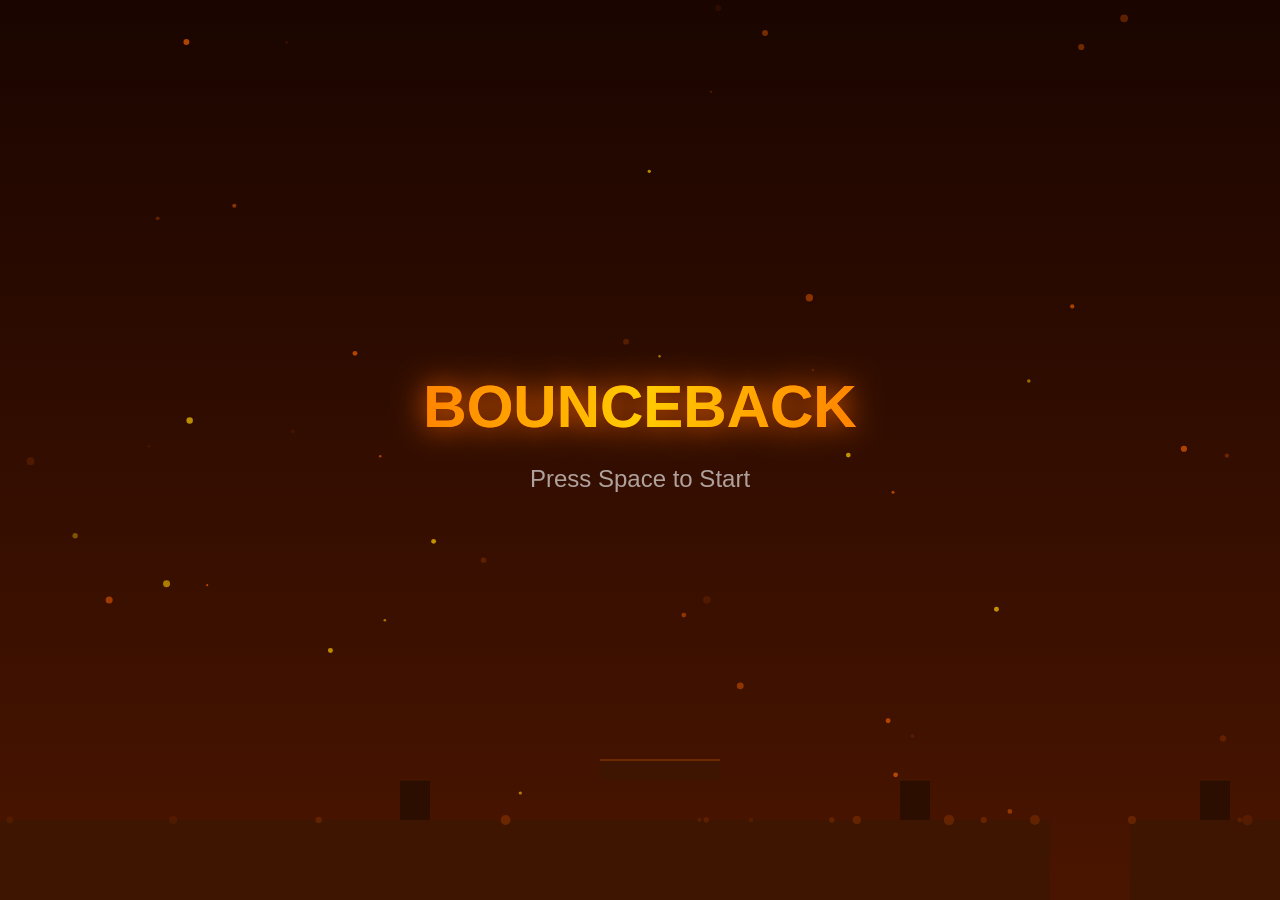
<file: bounceback/index.html>
<!DOCTYPE html>
<html>
<head>
  <meta charset="UTF-8">
  <title>Bounceback</title>
  <style>
    * { margin: 0; padding: 0; box-sizing: border-box; }
    body { background: #000; overflow: hidden; }
    canvas { display: block; }
  </style>
</head>
<body>
  <canvas id="gameCanvas"></canvas>
  <script>
// =============================================================================
// 1. CORE ENGINE
// =============================================================================

var canvas = document.getElementById('gameCanvas');
var ctx = canvas.getContext('2d');

canvas.width = window.innerWidth;
canvas.height = window.innerHeight;

const CONFIG = {
  CANVAS_WIDTH:    window.innerWidth,
  CANVAS_HEIGHT:   window.innerHeight,
  GRAVITY:         0.35,
  GROUND_Y:        window.innerHeight - 80,
  PLAYER_RADIUS:   20,
  PLAYER_SPEED:    4,
  JUMP_FORCE:      -11,
  // The shield has NO duration of its own -- hold space and it stays up.
  // A hammer is the only thing that takes it away, and this is how long for.
  SHIELD_LOCKOUT: 180,   // 3 seconds
  LEVEL_LENGTH:    8000,
  CAMERA_OFFSET_X: 200,
  COLORS: {
    FIRE_BG_TOP:    '#1a0500',
    FIRE_BG_BOTTOM: '#4a1500',
    GROUND:         '#3d1500',
    EMBER:          '#ff6600',
    PLAYER:         '#ff8800',
    PLAYER_GLOW:    '#ffcc00',
    LASER:          '#ff0000',
    SHIELD:         'rgba(100,200,255,0.3)',
    MONSTER:        '#8B008B',
    MONSTER_STAR:   '#ffff00',
    HAMMER_HEAD:    '#888888',
    HAMMER_HANDLE:  '#cc4400',
    FINISH_RED:     '#ff2200',
    FINISH_YELLOW:  '#ffdd00',
    FINISH_WHITE:   '#ffffff',
    ICE_BG_TOP:      '#0a1628',
    ICE_BG_BOTTOM:   '#1a3a5c',
    ICE_GROUND:      '#2a4a6a',
    ICE_EMBER:       '#88ccff',
    ICE_PLAYER:      '#44aaff',
    ICE_PLAYER_GLOW: '#aaddff',
    ICE_PLATFORM:    '#3a5a7a',
    ICE_OBSTACLE:    '#1a3050',
    ICE_LASER:       '#00ccff',
    ICE_MONSTER:     '#4466aa',
    ICE_MONSTER_STAR:'#aaeeff',
    ICE_HAMMER_HEAD: '#99bbdd',
    ICE_HAMMER_HANDLE:'#6699cc',
    ICE_FINISH_1:    '#0088ff',
    ICE_FINISH_2:    '#aaddff',
    ICE_FINISH_3:    '#ffffff',
  }
};

window.addEventListener('resize', function () {
  canvas.width  = window.innerWidth;
  canvas.height = window.innerHeight;
  CONFIG.CANVAS_WIDTH  = window.innerWidth;
  CONFIG.CANVAS_HEIGHT = window.innerHeight;
  CONFIG.GROUND_Y      = window.innerHeight - 80;
});

function getLevelColors() {
  if (currentLevel === 2) {
    return {
      BG_TOP: CONFIG.COLORS.ICE_BG_TOP,
      BG_BOTTOM: CONFIG.COLORS.ICE_BG_BOTTOM,
      GROUND: CONFIG.COLORS.ICE_GROUND,
      EMBER: CONFIG.COLORS.ICE_EMBER,
      PLAYER: CONFIG.COLORS.ICE_PLAYER,
      PLAYER_GLOW: CONFIG.COLORS.ICE_PLAYER_GLOW,
      LASER: CONFIG.COLORS.ICE_LASER,
      MONSTER: CONFIG.COLORS.ICE_MONSTER,
      MONSTER_STAR: CONFIG.COLORS.ICE_MONSTER_STAR,
      HAMMER_HEAD: CONFIG.COLORS.ICE_HAMMER_HEAD,
      HAMMER_HANDLE: CONFIG.COLORS.ICE_HAMMER_HANDLE,
      FINISH_1: CONFIG.COLORS.ICE_FINISH_1,
      FINISH_2: CONFIG.COLORS.ICE_FINISH_2,
      FINISH_3: CONFIG.COLORS.ICE_FINISH_3,
      PLATFORM: CONFIG.COLORS.ICE_PLATFORM,
      OBSTACLE: CONFIG.COLORS.ICE_OBSTACLE,
    };
  }
  return {
    BG_TOP: CONFIG.COLORS.FIRE_BG_TOP,
    BG_BOTTOM: CONFIG.COLORS.FIRE_BG_BOTTOM,
    GROUND: CONFIG.COLORS.GROUND,
    EMBER: CONFIG.COLORS.EMBER,
    PLAYER: CONFIG.COLORS.PLAYER,
    PLAYER_GLOW: CONFIG.COLORS.PLAYER_GLOW,
    LASER: CONFIG.COLORS.LASER,
    MONSTER: CONFIG.COLORS.MONSTER,
    MONSTER_STAR: CONFIG.COLORS.MONSTER_STAR,
    HAMMER_HEAD: CONFIG.COLORS.HAMMER_HEAD,
    HAMMER_HANDLE: CONFIG.COLORS.HAMMER_HANDLE,
    FINISH_1: CONFIG.COLORS.FINISH_RED,
    FINISH_2: CONFIG.COLORS.FINISH_YELLOW,
    FINISH_3: CONFIG.COLORS.FINISH_WHITE,
    PLATFORM: CONFIG.COLORS.GROUND,
    OBSTACLE: '#2b0e00',
  };
}

var keys = {};

window.addEventListener('keydown', function (e) {
  keys[e.key] = true;
  if (['ArrowUp', 'ArrowDown', 'ArrowLeft', 'ArrowRight', ' '].includes(e.key)) {
    e.preventDefault();
  }
});

window.addEventListener('keyup', function (e) {
  keys[e.key] = false;
});

var mouseClick = null;

canvas.addEventListener('click', function (e) {
  mouseClick = {
    x: e.clientX + camera.x,
    y: e.clientY
  };
});

var camera = { x: 0 };

var gameState = 'title';
var currentLevel = 1; // 1 = fire, 2 = ice
var levelTransitionTimer = 0;

function setState(newState) {
  gameState = newState;
  // Clear pending click to prevent instant screen skip (e.g., dying on same frame as click)
  mouseClick = null;
}

var updateFunctions = [];
var drawFunctions   = [];

var lastTime = 0;

function update(dt) {
  if (gameState === 'playing') {
    for (var i = 0; i < updateFunctions.length; i++) {
      updateFunctions[i](dt);
    }
  }
}

function draw(ctx) {
  ctx.clearRect(0, 0, canvas.width, canvas.height);

  // Apply screen shake offset
  var shakeOffsetX = 0;
  var shakeOffsetY = 0;
  if (screenShake.timer > 0) {
    var shakeFade = screenShake.timer / 15;
    shakeOffsetX = (Math.random() - 0.5) * 2 * screenShake.intensity * shakeFade;
    shakeOffsetY = (Math.random() - 0.5) * 2 * screenShake.intensity * shakeFade;
    ctx.save();
    ctx.translate(shakeOffsetX, shakeOffsetY);
  }

  for (var i = 0; i < drawFunctions.length; i++) {
    drawFunctions[i](ctx);
  }

  if (screenShake.timer > 0) {
    ctx.restore();
  }

  // Draw red vignette flash on hammer impact
  if (impactFlash.timer > 0) {
    var flashAlpha = (impactFlash.timer / 10) * 0.5;
    var w = canvas.width;
    var h = canvas.height;
    var vigGrad = ctx.createRadialGradient(w / 2, h / 2, w * 0.3, w / 2, h / 2, w * 0.8);
    vigGrad.addColorStop(0, 'rgba(255, 0, 0, 0)');
    vigGrad.addColorStop(1, 'rgba(255, 0, 0, ' + flashAlpha + ')');
    ctx.fillStyle = vigGrad;
    ctx.fillRect(0, 0, w, h);
  }
}

function gameLoop(timestamp) {
  if (lastTime === 0) {
    lastTime = timestamp;
  }
  var elapsed = timestamp - lastTime;
  lastTime = timestamp;
  var dt = Math.min(elapsed / (1000 / 60), 3);

  // Process screen clicks before update/draw so state transitions happen cleanly
  handleScreenClicks();

  update(dt);
  draw(ctx);

  requestAnimationFrame(gameLoop);
}


// =============================================================================
// 2. RENDERING - Background, Particles, HUD & Screens
// =============================================================================

var renderFrame = 0;

var parallaxEmbers = [];
(function initParallaxEmbers() {
  for (var i = 0; i < 20; i++) {
    parallaxEmbers.push({
      x: Math.random() * CONFIG.CANVAS_WIDTH,
      y: Math.random() * CONFIG.CANVAS_HEIGHT,
      size: 1 + Math.random() * 2.5,
      speed: 0.2 + Math.random() * 0.4,
      swayOffset: Math.random() * Math.PI * 2,
      color: Math.random() > 0.5 ? '#ff6600' : '#ffcc00'
    });
  }
})();

var ambientEmbers = [];
(function initAmbientEmbers() {
  for (var i = 0; i < 30; i++) {
    ambientEmbers.push({
      x: Math.random() * CONFIG.CANVAS_WIDTH,
      y: Math.random() * CONFIG.CANVAS_HEIGHT,
      size: 1 + Math.random() * 3,
      alpha: 0.2 + Math.random() * 0.6,
      vy: -(0.3 + Math.random() * 0.8)
    });
  }
})();

var fireworkBursts = [];

function spawnFireworkBurst() {
  var bx = Math.random() * CONFIG.CANVAS_WIDTH;
  var by = 50 + Math.random() * (CONFIG.CANVAS_HEIGHT * 0.5);
  var particles = [];
  var colorChoices = ['#ff6600', '#ff2200', '#ffdd00'];
  for (var i = 0; i < 15; i++) {
    var angle = (Math.PI * 2 / 15) * i + (Math.random() - 0.5) * 0.3;
    var speed = 1.5 + Math.random() * 3;
    particles.push({
      x: bx, y: by,
      vx: Math.cos(angle) * speed,
      vy: Math.sin(angle) * speed,
      alpha: 1.0,
      size: 2 + Math.random() * 3,
      color: colorChoices[Math.floor(Math.random() * colorChoices.length)]
    });
  }
  fireworkBursts.push({ particles: particles });
}

function drawBackground(renderCtx) {
  var lc = getLevelColors();
  var w = CONFIG.CANVAS_WIDTH;
  var h = CONFIG.CANVAS_HEIGHT;

  var bgGrad = renderCtx.createLinearGradient(0, 0, 0, h);
  bgGrad.addColorStop(0, lc.BG_TOP);
  bgGrad.addColorStop(1, lc.BG_BOTTOM);
  renderCtx.fillStyle = bgGrad;
  renderCtx.fillRect(0, 0, w, h);

  var parallaxOffsetX = camera.x * 0.3;
  for (var i = 0; i < parallaxEmbers.length; i++) {
    var pe = parallaxEmbers[i];
    pe.y -= pe.speed;
    var swayX = Math.sin(renderFrame * 0.01 + pe.swayOffset) * 15;
    if (pe.y < -10) {
      pe.y = h + 5;
      pe.x = Math.random() * w;
    }
    var drawX = pe.x + swayX - (parallaxOffsetX % w);
    renderCtx.beginPath();
    renderCtx.arc(drawX, pe.y, pe.size, 0, Math.PI * 2);
    renderCtx.fillStyle = pe.color;
    renderCtx.globalAlpha = 0.5 + Math.sin(renderFrame * 0.02 + pe.swayOffset) * 0.2;
    renderCtx.fill();
  }
  renderCtx.globalAlpha = 1.0;

  var midOffsetX = camera.x * 0.5;
  for (var j = 0; j < ambientEmbers.length; j++) {
    var ae = ambientEmbers[j];
    ae.y += ae.vy;
    ae.alpha -= 0.002;
    if (ae.y < -10 || ae.alpha <= 0) {
      ae.y = h + Math.random() * 20;
      ae.x = Math.random() * w;
      ae.alpha = 0.3 + Math.random() * 0.5;
      ae.size = 1 + Math.random() * 3;
      ae.vy = -(0.3 + Math.random() * 0.8);
    }
    var aeDrawX = ae.x - (midOffsetX % w);
    renderCtx.beginPath();
    renderCtx.arc(aeDrawX, ae.y, ae.size, 0, Math.PI * 2);
    renderCtx.fillStyle = lc.EMBER;
    renderCtx.globalAlpha = ae.alpha;
    renderCtx.fill();
  }
  renderCtx.globalAlpha = 1.0;
}

function drawFlameIcon(renderCtx, cx, cy, height, active) {
  var halfH = height / 2;
  renderCtx.save();
  renderCtx.translate(cx, cy);
  renderCtx.beginPath();
  renderCtx.moveTo(0, -halfH);
  renderCtx.bezierCurveTo(-halfH * 0.6, -halfH * 0.3, -halfH * 0.7, halfH * 0.4, 0, halfH);
  renderCtx.moveTo(0, -halfH);
  renderCtx.bezierCurveTo(halfH * 0.6, -halfH * 0.3, halfH * 0.7, halfH * 0.4, 0, halfH);
  renderCtx.closePath();
  if (active) {
    renderCtx.fillStyle = '#ff6600';
    renderCtx.fill();
    renderCtx.beginPath();
    renderCtx.moveTo(0, -halfH * 0.4);
    renderCtx.bezierCurveTo(-halfH * 0.25, 0, -halfH * 0.3, halfH * 0.3, 0, halfH * 0.6);
    renderCtx.moveTo(0, -halfH * 0.4);
    renderCtx.bezierCurveTo(halfH * 0.25, 0, halfH * 0.3, halfH * 0.3, 0, halfH * 0.6);
    renderCtx.closePath();
    renderCtx.fillStyle = '#ffcc00';
    renderCtx.fill();
  } else {
    renderCtx.fillStyle = '#666666';
    renderCtx.fill();
  }
  renderCtx.restore();
}

function drawHUDAndScreens(renderCtx) {
  var w = CONFIG.CANVAS_WIDTH;
  var h = CONFIG.CANVAS_HEIGHT;

  if (gameState === 'playing') {
    // Lives
    for (var li = 0; li < 3; li++) {
      drawFlameIcon(renderCtx, 30 + li * 25, 30, 15, li < player.lives);
    }

    // Shield active indicator
    var indicatorX = 42;
    var indicatorY = 60;
    var indicatorRadius = 10;

    // Three states. The shield never drains on its own, so "up" is simply
    // full -- the only dial is the three seconds after a hammer smashes it.
    renderCtx.beginPath();
    renderCtx.arc(indicatorX, indicatorY, indicatorRadius, 0, Math.PI * 2);
    if (player.shieldActive) {
      renderCtx.fillStyle = 'rgba(140, 235, 255, 0.85)';
      renderCtx.fill();
      renderCtx.strokeStyle = 'rgba(100, 220, 255, 0.95)';
      renderCtx.lineWidth = 2.5;
      renderCtx.stroke();
    } else if (player.shieldLockout > 0) {
      var back = 1 - (player.shieldLockout / CONFIG.SHIELD_LOCKOUT);
      renderCtx.strokeStyle = 'rgba(255, 140, 120, 0.45)';
      renderCtx.lineWidth = 2.5;
      renderCtx.stroke();
      renderCtx.beginPath();
      renderCtx.moveTo(indicatorX, indicatorY);
      renderCtx.arc(indicatorX, indicatorY, indicatorRadius - 1,
                    -Math.PI / 2, -Math.PI / 2 + Math.PI * 2 * back);
      renderCtx.closePath();
      renderCtx.fillStyle = 'rgba(255, 160, 130, 0.4)';
      renderCtx.fill();
    } else {
      renderCtx.strokeStyle = 'rgba(140, 230, 255, 0.95)';
      renderCtx.lineWidth = 2.5;
      renderCtx.stroke();
    }
  }

  // Title Screen
  if (gameState === 'title') {
    var centerX = w / 2;
    var centerY = h / 2;

    renderCtx.save();
    renderCtx.textAlign = 'center';
    renderCtx.textBaseline = 'middle';
    renderCtx.font = 'bold 60px Arial, sans-serif';
    renderCtx.shadowColor = '#ff6600';
    renderCtx.shadowBlur = 30;
    renderCtx.fillStyle = '#ff6600';
    renderCtx.fillText('BOUNCEBACK', centerX, centerY - 40);

    renderCtx.shadowBlur = 0;
    var titleGrad = renderCtx.createLinearGradient(centerX - 200, centerY - 70, centerX + 200, centerY - 10);
    titleGrad.addColorStop(0, '#ff8800');
    titleGrad.addColorStop(0.5, '#ffcc00');
    titleGrad.addColorStop(1, '#ff8800');
    renderCtx.fillStyle = titleGrad;
    renderCtx.fillText('BOUNCEBACK', centerX, centerY - 40);
    renderCtx.restore();

    var pulseAlpha = 0.3 + 0.7 * ((Math.sin(renderFrame * 0.05) + 1) / 2);
    renderCtx.save();
    renderCtx.textAlign = 'center';
    renderCtx.textBaseline = 'middle';
    renderCtx.font = '24px Arial, sans-serif';
    renderCtx.fillStyle = 'rgba(255, 255, 255, ' + pulseAlpha + ')';
    renderCtx.fillText('Press Space to Start', centerX, centerY + 30);
    renderCtx.restore();
  }

  // Death Screen
  if (gameState === 'dead') {
    renderCtx.fillStyle = 'rgba(0, 0, 0, 0.7)';
    renderCtx.fillRect(0, 0, w, h);

    renderCtx.save();
    renderCtx.textAlign = 'center';
    renderCtx.textBaseline = 'middle';
    renderCtx.font = 'bold 50px Arial, sans-serif';
    renderCtx.fillStyle = '#ff2200';
    renderCtx.fillText('OH NO!', w / 2, h / 2 - 30);
    renderCtx.restore();

    var deathPulse = 0.3 + 0.7 * ((Math.sin(renderFrame * 0.05) + 1) / 2);
    renderCtx.save();
    renderCtx.textAlign = 'center';
    renderCtx.textBaseline = 'middle';
    renderCtx.font = '24px Arial, sans-serif';
    renderCtx.fillStyle = 'rgba(255, 255, 255, ' + deathPulse + ')';
    renderCtx.fillText('Press Space to Try Again', w / 2, h / 2 + 30);
    renderCtx.restore();
  }

  // Level Transition Screen
  if (gameState === 'levelTransition') {
    renderCtx.fillStyle = 'rgba(0, 0, 0, 0.8)';
    renderCtx.fillRect(0, 0, w, h);

    renderCtx.save();
    renderCtx.textAlign = 'center';
    renderCtx.textBaseline = 'middle';
    renderCtx.font = 'bold 60px Arial, sans-serif';
    renderCtx.shadowColor = '#00aaff';
    renderCtx.shadowBlur = 30;
    renderCtx.fillStyle = '#00aaff';
    renderCtx.fillText('LEVEL 2', w / 2, h / 2 - 40);

    renderCtx.shadowBlur = 0;
    var iceGrad = renderCtx.createLinearGradient(w / 2 - 180, h / 2 - 70, w / 2 + 180, h / 2 - 10);
    iceGrad.addColorStop(0, '#44aaff');
    iceGrad.addColorStop(0.5, '#aaddff');
    iceGrad.addColorStop(1, '#44aaff');
    renderCtx.fillStyle = iceGrad;
    renderCtx.fillText('LEVEL 2', w / 2, h / 2 - 40);

    renderCtx.font = 'bold 36px Arial, sans-serif';
    renderCtx.fillStyle = '#ffffff';
    renderCtx.fillText('ICE WORLD', w / 2, h / 2 + 30);
    renderCtx.restore();

    // Decrement transition timer in the draw phase since update() doesn't run
    levelTransitionTimer--;
    if (levelTransitionTimer <= 0) {
      loadLevel(2);
      setState('playing');
    }
  }

  // Victory Screen
  if (gameState === 'victory') {
    renderCtx.fillStyle = 'rgba(0, 0, 0, 0.5)';
    renderCtx.fillRect(0, 0, w, h);

    if (renderFrame % 90 === 0) {
      spawnFireworkBurst();
    }
    for (var bi = fireworkBursts.length - 1; bi >= 0; bi--) {
      var burst = fireworkBursts[bi];
      var allFaded = true;
      for (var pi = burst.particles.length - 1; pi >= 0; pi--) {
        var fp = burst.particles[pi];
        fp.x += fp.vx;
        fp.y += fp.vy;
        fp.vy += 0.03;
        fp.alpha -= 0.012;
        if (fp.alpha > 0) {
          allFaded = false;
          renderCtx.beginPath();
          renderCtx.arc(fp.x, fp.y, fp.size, 0, Math.PI * 2);
          renderCtx.fillStyle = fp.color;
          renderCtx.globalAlpha = fp.alpha;
          renderCtx.fill();
        }
      }
      renderCtx.globalAlpha = 1.0;
      if (allFaded) { fireworkBursts.splice(bi, 1); }
    }

    renderCtx.save();
    renderCtx.textAlign = 'center';
    renderCtx.textBaseline = 'middle';
    renderCtx.font = 'bold 60px Arial, sans-serif';
    renderCtx.shadowColor = '#ffdd00';
    renderCtx.shadowBlur = 25;
    renderCtx.fillStyle = '#ffdd00';
    renderCtx.fillText('YOU WIN!', w / 2, h / 2 - 40);

    renderCtx.shadowBlur = 0;
    var victoryGrad = renderCtx.createLinearGradient(w / 2 - 150, h / 2 - 70, w / 2 + 150, h / 2 - 10);
    victoryGrad.addColorStop(0, '#ffdd00');
    victoryGrad.addColorStop(0.5, '#ffffff');
    victoryGrad.addColorStop(1, '#ffdd00');
    renderCtx.fillStyle = victoryGrad;
    renderCtx.fillText('YOU WIN!', w / 2, h / 2 - 40);
    renderCtx.restore();

    var victoryPulse = 0.3 + 0.7 * ((Math.sin(renderFrame * 0.05) + 1) / 2);
    renderCtx.save();
    renderCtx.textAlign = 'center';
    renderCtx.textBaseline = 'middle';
    renderCtx.font = '24px Arial, sans-serif';
    renderCtx.fillStyle = 'rgba(255, 255, 255, ' + victoryPulse + ')';
    renderCtx.fillText('Press Space to Play Again', w / 2, h / 2 + 30);
    renderCtx.restore();
  }

  renderFrame++;
}

function handleScreenClicks() {
  var spacePressed = keys[' '];
  if (!spacePressed && mouseClick === null) return;

  if (gameState === 'title') {
    if (spacePressed) {
      keys = {};
      loadLevel(1);
      setState('playing');
    }
    mouseClick = null;
    return;
  }
  if (gameState === 'dead') {
    if (spacePressed) {
      loadLevel(currentLevel);
      keys = {};
      setState('playing');
    }
    mouseClick = null;
    return;
  }
  if (gameState === 'victory') {
    if (spacePressed) {
      loadLevel(1);
      keys = {};
      fireworkBursts.length = 0;
      setState('title');
    }
    mouseClick = null;
    return;
  }
}


// =============================================================================
// 3. LEVEL LAYOUT
// =============================================================================

var LEVELS = {
  1: {
    platforms: [
      { x: 600,  yOff: -60,  width: 120, height: 20 },
      { x: 1400, yOff: -80,  width: 140, height: 20 },
      { x: 1700, yOff: -50,  width: 100, height: 20 },
      { x: 2500, yOff: -100, width: 130, height: 20 },
      { x: 2700, yOff: -140, width: 100, height: 20 },
      { x: 2900, yOff: -100, width: 130, height: 20 },
      { x: 3600, yOff: -70,  width: 110, height: 20 },
      { x: 4800, yOff: -90,  width: 120, height: 20 },
      { x: 5200, yOff: -110, width: 100, height: 20 },
      { x: 5800, yOff: -70,  width: 130, height: 20 },
      { x: 6800, yOff: -80,  width: 140, height: 20 },
      { x: 7200, yOff: -100, width: 120, height: 20 },
      { x: 7500, yOff: -60,  width: 100, height: 20 }
    ],
    obstacles: [
      { x: 400,  yOff: -40, width: 30, height: 40, type: 'low_wall' },
      { x: 900,  yOff: -40, width: 30, height: 40, type: 'low_wall' },
      { x: 1200, yOff: -40, width: 30, height: 40, type: 'low_wall' },
      { x: 2600, yOff: -160, width: 250, height: 160, type: 'arch' },
      { x: 3300, yOff: -40,  width: 30,  height: 40,  type: 'low_wall' },
      { x: 5000, yOff: -40,  width: 30,  height: 40,  type: 'low_wall' },
      { x: 5500, yOff: -150, width: 200, height: 150, type: 'arch' },
      { x: 7000, yOff: -40, width: 30, height: 40, type: 'low_wall' },
      { x: 7300, yOff: -40, width: 30, height: 40, type: 'low_wall' }
    ],
    gaps: [
      { x: 1050, width: 80 },
      { x: 3800, width: 90 },
      { x: 4600, width: 85 },
      { x: 5900, width: 90 },
      { x: 7100, width: 80 }
    ],
    hammerZones: [
      { xStart: 500,  xEnd: 1800, interval: 50 },
      { xStart: 2000, xEnd: 3700, interval: 45 },
      { xStart: 3900, xEnd: 5500, interval: 40 },
      { xStart: 5700, xEnd: 7200, interval: 35 },
      { xStart: 7200, xEnd: 7800, interval: 30 }
    ],
    laserPlacements: [
      { x: 800,  yOff: -120, width: 8, height: 120, onDuration: 50, offDuration: 150 },
      { x: 2200, yOff: -100, width: 8, height: 100, onDuration: 45, offDuration: 140 },
      { x: 3100, yOff: -130, width: 8, height: 130, onDuration: 55, offDuration: 130 },
      { x: 4900, yOff: -110, width: 8, height: 110, onDuration: 45, offDuration: 120 },
      { x: 5600, yOff: -90,  width: 8, height: 90,  onDuration: 50, offDuration: 120 },
      { x: 6700, yOff: -100, width: 8, height: 100, onDuration: 40, offDuration: 110 },
      { x: 7400, yOff: -80,  width: 8, height: 80,  onDuration: 45, offDuration: 110 }
    ],
    monsterPlacements: [
      { x: 700,  yOff: -30,  type: 'splitter', patrolLeft: 620,  patrolRight: 830 },
      { x: 1400, yOff: -185, type: 'floater',  patrolLeft: 1280, patrolRight: 1620 },
      { x: 1900, yOff: -30,  type: 'bomber',   patrolLeft: 1860, patrolRight: 1940 },
      { x: 1995, yOff: -30,  type: 'bomber',   patrolLeft: 1960, patrolRight: 2035 },
      { x: 2090, yOff: -30,  type: 'bomber',   patrolLeft: 2055, patrolRight: 2130 },
      { x: 2400, yOff: -30,  type: 'star',     patrolLeft: 2300, patrolRight: 2500 },
      { x: 2900, yOff: -30,  type: 'armored',  patrolLeft: 2820, patrolRight: 3060 },
      { x: 3300, yOff: -205, type: 'floater',  patrolLeft: 3150, patrolRight: 3520 },
      { x: 4150, yOff: -30,  type: 'splitter', patrolLeft: 4020, patrolRight: 4320 },
      { x: 5100, yOff: -30,  type: 'star',     patrolLeft: 5000, patrolRight: 5200 },
      { x: 5400, yOff: -30,  type: 'bomber',   patrolLeft: 5360, patrolRight: 5440 },
      { x: 5495, yOff: -30,  type: 'bomber',   patrolLeft: 5460, patrolRight: 5535 },
      { x: 6200, yOff: -30,  type: 'armored',  patrolLeft: 6100, patrolRight: 6360 },
      { x: 6600, yOff: -30,  type: 'star',     patrolLeft: 6500, patrolRight: 6700 },
      { x: 6900, yOff: -195, type: 'floater',  patrolLeft: 6780, patrolRight: 7060 },
      { x: 7400, yOff: -30,  type: 'splitter', patrolLeft: 7300, patrolRight: 7560 }
    ],
    finishLine: { x: 7800 }
  },
  2: {
    platforms: [
      // Floating ice platforms - more numerous, some in staircase patterns
      { x: 350,  yOff: -50,  width: 100, height: 20 },
      { x: 550,  yOff: -90,  width: 90,  height: 20 },
      { x: 750,  yOff: -60,  width: 110, height: 20 },
      { x: 1100, yOff: -80,  width: 100, height: 20 },
      { x: 1300, yOff: -120, width: 80,  height: 20 },
      { x: 1500, yOff: -80,  width: 100, height: 20 },
      { x: 1900, yOff: -70,  width: 120, height: 20 },
      { x: 2200, yOff: -110, width: 90,  height: 20 },
      { x: 2450, yOff: -70,  width: 100, height: 20 },
      { x: 2800, yOff: -90,  width: 110, height: 20 },
      { x: 3050, yOff: -130, width: 80,  height: 20 },
      { x: 3250, yOff: -90,  width: 100, height: 20 },
      { x: 3600, yOff: -60,  width: 120, height: 20 },
      { x: 3900, yOff: -100, width: 90,  height: 20 },
      { x: 4200, yOff: -70,  width: 110, height: 20 },
      { x: 4600, yOff: -90,  width: 100, height: 20 },
      { x: 4850, yOff: -130, width: 80,  height: 20 },
      { x: 5100, yOff: -90,  width: 100, height: 20 },
      { x: 5500, yOff: -70,  width: 120, height: 20 },
      { x: 5800, yOff: -110, width: 90,  height: 20 },
      { x: 6100, yOff: -60,  width: 130, height: 20 },
      { x: 6500, yOff: -80,  width: 100, height: 20 },
      { x: 6800, yOff: -120, width: 90,  height: 20 },
      { x: 7100, yOff: -80,  width: 110, height: 20 },
      { x: 7400, yOff: -60,  width: 100, height: 20 }
    ],
    obstacles: [
      // Ice arches (more arches, fewer walls)
      { x: 500,  yOff: -40,  width: 30,  height: 40,  type: 'low_wall' },
      { x: 1000, yOff: -150, width: 220, height: 150, type: 'arch' },
      { x: 1800, yOff: -160, width: 240, height: 160, type: 'arch' },
      { x: 2700, yOff: -40,  width: 30,  height: 40,  type: 'low_wall' },
      { x: 3400, yOff: -155, width: 230, height: 155, type: 'arch' },
      { x: 4400, yOff: -160, width: 250, height: 160, type: 'arch' },
      { x: 5300, yOff: -150, width: 220, height: 150, type: 'arch' },
      { x: 6300, yOff: -40,  width: 30,  height: 40,  type: 'low_wall' },
      { x: 6900, yOff: -155, width: 230, height: 155, type: 'arch' }
    ],
    gaps: [
      // Frozen chasms - more gaps
      { x: 650,  width: 85 },
      { x: 1600, width: 90 },
      { x: 2100, width: 80 },
      { x: 3100, width: 95 },
      { x: 3800, width: 85 },
      { x: 4700, width: 90 },
      { x: 5600, width: 80 },
      { x: 6400, width: 90 },
      { x: 7200, width: 85 }
    ],
    hammerZones: [
      { xStart: 300,  xEnd: 1600, interval: 48 },
      { xStart: 1700, xEnd: 3200, interval: 43 },
      { xStart: 3300, xEnd: 5000, interval: 38 },
      { xStart: 5100, xEnd: 6600, interval: 33 },
      { xStart: 6700, xEnd: 7800, interval: 28 }
    ],
    laserPlacements: [
      { x: 900,  yOff: -110, width: 8, height: 110, onDuration: 45, offDuration: 140 },
      { x: 1700, yOff: -100, width: 8, height: 100, onDuration: 40, offDuration: 130 },
      { x: 2500, yOff: -120, width: 8, height: 120, onDuration: 50, offDuration: 125 },
      { x: 3300, yOff: -90,  width: 8, height: 90,  onDuration: 40, offDuration: 120 },
      { x: 4100, yOff: -130, width: 8, height: 130, onDuration: 50, offDuration: 120 },
      { x: 5000, yOff: -100, width: 8, height: 100, onDuration: 45, offDuration: 115 },
      { x: 5900, yOff: -110, width: 8, height: 110, onDuration: 40, offDuration: 110 },
      { x: 6700, yOff: -90,  width: 8, height: 90,  onDuration: 35, offDuration: 105 },
      { x: 7500, yOff: -80,  width: 8, height: 80,  onDuration: 40, offDuration: 100 }
    ],
    monsterPlacements: [
      { x: 900,  yOff: -30,  type: 'splitter', patrolLeft: 800,  patrolRight: 1080 },
      { x: 1200, yOff: -190, type: 'floater',  patrolLeft: 1080, patrolRight: 1420 },
      { x: 1400, yOff: -30,  type: 'star',     patrolLeft: 1300, patrolRight: 1520 },
      { x: 1800, yOff: -30,  type: 'armored',  patrolLeft: 1720, patrolRight: 1980 },
      { x: 2400, yOff: -30,  type: 'bomber',   patrolLeft: 2360, patrolRight: 2440 },
      { x: 2495, yOff: -30,  type: 'bomber',   patrolLeft: 2460, patrolRight: 2535 },
      { x: 2590, yOff: -30,  type: 'bomber',   patrolLeft: 2555, patrolRight: 2630 },
      { x: 2685, yOff: -30,  type: 'bomber',   patrolLeft: 2650, patrolRight: 2725 },
      { x: 3000, yOff: -30,  type: 'star',     patrolLeft: 2900, patrolRight: 3060 },
      { x: 3400, yOff: -215, type: 'floater',  patrolLeft: 3250, patrolRight: 3620 },
      { x: 4100, yOff: -30,  type: 'splitter', patrolLeft: 3950, patrolRight: 4300 },
      { x: 4500, yOff: -30,  type: 'star',     patrolLeft: 4400, patrolRight: 4620 },
      { x: 5000, yOff: -30,  type: 'armored',  patrolLeft: 4900, patrolRight: 5180 },
      { x: 5900, yOff: -200, type: 'floater',  patrolLeft: 5750, patrolRight: 6100 },
      { x: 6200, yOff: -30,  type: 'star',     patrolLeft: 6100, patrolRight: 6320 },
      { x: 6800, yOff: -30,  type: 'bomber',   patrolLeft: 6760, patrolRight: 6840 },
      { x: 6895, yOff: -30,  type: 'bomber',   patrolLeft: 6860, patrolRight: 6935 },
      { x: 7500, yOff: -30,  type: 'splitter', patrolLeft: 7380, patrolRight: 7640 }
    ],
    finishLine: { x: 7800 }
  }
};

var platforms = [];
var obstacles = [];
var gaps = [];
var hammerZones = [];
var laserPlacements = [];
var monsterPlacements = [];
var finishLine = { x: 7800 };

var _levelFrameCount = 0;
var _emberSpots = [];
var _groundSegments = [];

function _generateEmberSpots() {
  var spots = [];
  for (var i = 0; i < 60; i++) {
    spots.push({
      x: Math.random() * CONFIG.LEVEL_LENGTH,
      radius: 2 + Math.random() * 4,
      alpha: 0.08 + Math.random() * 0.15
    });
  }
  return spots;
}

function _buildGroundSegments() {
  var sortedGaps = gaps.slice().sort(function (a, b) { return a.x - b.x; });
  var segments = [];
  var cursor = 0;
  for (var i = 0; i < sortedGaps.length; i++) {
    var gapStart = sortedGaps[i].x;
    var gapEnd   = sortedGaps[i].x + sortedGaps[i].width;
    if (gapStart > cursor) {
      segments.push({ start: cursor, end: gapStart });
    }
    cursor = gapEnd;
  }
  if (cursor < CONFIG.LEVEL_LENGTH + 200) {
    segments.push({ start: cursor, end: CONFIG.LEVEL_LENGTH + 200 });
  }
  return segments;
}

function loadLevel(levelNum) {
  currentLevel = levelNum;
  var data = LEVELS[levelNum];

  // Build platforms with absolute y from yOff
  platforms = [];
  for (var i = 0; i < data.platforms.length; i++) {
    var p = data.platforms[i];
    platforms.push({ x: p.x, y: CONFIG.GROUND_Y + p.yOff, width: p.width, height: p.height });
  }

  // Build obstacles with absolute y from yOff
  obstacles = [];
  for (var j = 0; j < data.obstacles.length; j++) {
    var ob = data.obstacles[j];
    obstacles.push({ x: ob.x, y: CONFIG.GROUND_Y + ob.yOff, width: ob.width, height: ob.height, type: ob.type });
  }

  // Copy gaps and hammerZones directly
  gaps = [];
  for (var g = 0; g < data.gaps.length; g++) {
    gaps.push({ x: data.gaps[g].x, width: data.gaps[g].width });
  }

  hammerZones = [];
  for (var hz = 0; hz < data.hammerZones.length; hz++) {
    var z = data.hammerZones[hz];
    hammerZones.push({ xStart: z.xStart, xEnd: z.xEnd, interval: z.interval });
  }

  // Build laserPlacements with absolute y from yOff
  laserPlacements = [];
  for (var l = 0; l < data.laserPlacements.length; l++) {
    var lp = data.laserPlacements[l];
    laserPlacements.push({ x: lp.x, y: CONFIG.GROUND_Y + lp.yOff, width: lp.width, height: lp.height, onDuration: lp.onDuration, offDuration: lp.offDuration });
  }

  // Build monsterPlacements with absolute y from yOff
  monsterPlacements = [];
  for (var mp = 0; mp < data.monsterPlacements.length; mp++) {
    var m = data.monsterPlacements[mp];
    monsterPlacements.push({ x: m.x, y: CONFIG.GROUND_Y + m.yOff, type: m.type || 'star', patrolLeft: m.patrolLeft, patrolRight: m.patrolRight });
  }

  finishLine = { x: data.finishLine.x };

  _groundSegments = _buildGroundSegments();
  _emberSpots = _generateEmberSpots();
  _levelFrameCount = 0;

  // Update parallax ember colors for the level theme
  for (var ei = 0; ei < parallaxEmbers.length; ei++) {
    if (currentLevel === 2) {
      parallaxEmbers[ei].color = Math.random() > 0.5 ? '#88ccff' : '#aaddff';
    } else {
      parallaxEmbers[ei].color = Math.random() > 0.5 ? '#ff6600' : '#ffcc00';
    }
  }

  resetPlayer();
  resetHazards();
}

function _drawGround(drawCtx) {
  var lc = getLevelColors();
  var camLeft  = camera.x;
  var camRight = camera.x + CONFIG.CANVAS_WIDTH;
  var groundTop    = CONFIG.GROUND_Y;
  var groundBottom = CONFIG.CANVAS_HEIGHT;
  var groundHeight = groundBottom - groundTop;

  drawCtx.fillStyle = lc.GROUND;
  for (var i = 0; i < _groundSegments.length; i++) {
    var seg = _groundSegments[i];
    if (seg.end < camLeft || seg.start > camRight) continue;
    var drawStart = seg.start - camera.x;
    var drawEnd   = seg.end   - camera.x;
    drawCtx.fillRect(drawStart, groundTop, drawEnd - drawStart, groundHeight);
  }

  // Parse ember color for rgba usage
  var emberRgba;
  if (currentLevel === 2) {
    emberRgba = '136, 204, 255';
  } else {
    emberRgba = '255, 102, 0';
  }
  for (var j = 0; j < _emberSpots.length; j++) {
    var spot = _emberSpots[j];
    var screenX = spot.x - camera.x;
    if (screenX < -10 || screenX > CONFIG.CANVAS_WIDTH + 10) continue;
    var onGround = false;
    for (var k = 0; k < _groundSegments.length; k++) {
      if (spot.x >= _groundSegments[k].start && spot.x <= _groundSegments[k].end) {
        onGround = true;
        break;
      }
    }
    if (!onGround) continue;
    drawCtx.beginPath();
    drawCtx.arc(screenX, groundTop, spot.radius, 0, Math.PI * 2);
    drawCtx.fillStyle = 'rgba(' + emberRgba + ', ' + spot.alpha + ')';
    drawCtx.fill();
  }
}

function _drawPlatforms(drawCtx) {
  var lc = getLevelColors();
  var camLeft  = camera.x;
  var camRight = camera.x + CONFIG.CANVAS_WIDTH;
  for (var i = 0; i < platforms.length; i++) {
    var p = platforms[i];
    if (p.x + p.width < camLeft || p.x > camRight) continue;
    var sx = p.x - camera.x;
    drawCtx.fillStyle = lc.PLATFORM;
    drawCtx.fillRect(sx, p.y, p.width, p.height);
    drawCtx.strokeStyle = currentLevel === 2 ? '#5a8aaa' : '#6b2a00';
    drawCtx.lineWidth = 2;
    drawCtx.beginPath();
    drawCtx.moveTo(sx, p.y);
    drawCtx.lineTo(sx + p.width, p.y);
    drawCtx.stroke();
  }
}

function _drawObstacles(drawCtx) {
  var lc = getLevelColors();
  var camLeft  = camera.x;
  var camRight = camera.x + CONFIG.CANVAS_WIDTH;
  var archFill = currentLevel === 2 ? '#1a3a5a' : '#3a1000';
  var archStroke = currentLevel === 2 ? '#3a6a8a' : '#5a2200';
  var wallStroke = currentLevel === 2 ? '#2a5a7a' : '#4a1800';
  for (var i = 0; i < obstacles.length; i++) {
    var ob = obstacles[i];
    if (ob.x + ob.width < camLeft || ob.x > camRight) continue;
    var sx = ob.x - camera.x;
    if (ob.type === 'low_wall') {
      drawCtx.fillStyle = lc.OBSTACLE;
      drawCtx.fillRect(sx, ob.y, ob.width, ob.height);
      drawCtx.strokeStyle = wallStroke;
      drawCtx.lineWidth = 1;
      drawCtx.beginPath();
      drawCtx.moveTo(sx, ob.y);
      drawCtx.lineTo(sx + ob.width, ob.y);
      drawCtx.stroke();
    } else if (ob.type === 'arch') {
      var pillarWidth = 30;
      var barHeight   = 20;
      drawCtx.fillStyle = archFill;
      drawCtx.fillRect(sx, ob.y, pillarWidth, ob.height);
      drawCtx.fillRect(sx + ob.width - pillarWidth, ob.y, pillarWidth, ob.height);
      drawCtx.fillRect(sx, ob.y, ob.width, barHeight);
      drawCtx.strokeStyle = archStroke;
      drawCtx.lineWidth = 1;
      drawCtx.beginPath();
      drawCtx.moveTo(sx, ob.y);
      drawCtx.lineTo(sx + ob.width, ob.y);
      drawCtx.stroke();
    }
  }
}

function _drawFinishLine(drawCtx) {
  var lc = getLevelColors();
  var sx = finishLine.x - camera.x;
  var totalWidth = 40;
  if (sx + totalWidth < 0 || sx > CONFIG.CANVAS_WIDTH) return;
  var stripeColors = [lc.FINISH_1, lc.FINISH_2, lc.FINISH_3, lc.FINISH_2];
  for (var i = 0; i < 4; i++) {
    drawCtx.fillStyle = stripeColors[i];
    drawCtx.fillRect(sx + i * 10, 0, 10, CONFIG.CANVAS_HEIGHT);
  }
  var shimmerAlpha = 0.15 + 0.1 * Math.sin(_levelFrameCount * 0.05);
  drawCtx.fillStyle = 'rgba(255, 255, 200, ' + shimmerAlpha + ')';
  drawCtx.fillRect(sx, 0, totalWidth, CONFIG.CANVAS_HEIGHT);
  var glowAlpha = 0.05 + 0.04 * Math.sin(_levelFrameCount * 0.03 + 1.0);
  var glowColor = currentLevel === 2 ? 'rgba(100, 180, 255, ' + glowAlpha + ')' : 'rgba(255, 220, 100, ' + glowAlpha + ')';
  drawCtx.fillStyle = glowColor;
  drawCtx.fillRect(sx - 10, 0, totalWidth + 20, CONFIG.CANVAS_HEIGHT);
}

function _updateLevel(dt) {
  _levelFrameCount += dt;
  if (player.x >= finishLine.x && gameState === 'playing') {
    if (currentLevel === 1) {
      levelTransitionTimer = 120;
      setState('levelTransition');
    } else {
      setState('victory');
    }
  }
}

function _drawLevel(drawCtx) {
  _drawGround(drawCtx);
  _drawPlatforms(drawCtx);
  _drawObstacles(drawCtx);
  _drawFinishLine(drawCtx);
}


// =============================================================================
// 4. HAZARDS - Lasers, Star Monsters, Falling Hammers
// =============================================================================

var lasers = [];

function initLasers() {
  lasers = [];
  for (var i = 0; i < laserPlacements.length; i++) {
    var p = laserPlacements[i];
    lasers.push({
      x: p.x, y: p.y, width: p.width, height: p.height,
      onDuration: p.onDuration, offDuration: p.offDuration,
      timer: 0, isOn: true, flashTimer: 0
    });
  }
}

var monsters = [];

// How long a clicked monster takes to phase out, in frames (~0.75s at 60fps).
var MONSTER_DEATH_FRAMES = 45;
// How long a bomber's shockwave lasts, and how far it reaches.
var BLAST_FRAMES = 28;
var BLAST_RADIUS = 120;
// Frames a chained bomber waits before going off, so a cascade reads as a
// cascade rather than one simultaneous bang.
var CHAIN_FUSE = 9;

// Every monster is the same object with a different `type`; the type decides
// how it moves, how it threatens you, and what clicking it does.
//   star     patrols, fires five radial beams. One click. Beams cost a life.
//   bomber   lit fuse. One click detonates it, taking out anything nearby --
//            including other bombers, which is where the chains come from.
//   splitter bounces around. One click halves it; the halves halve again;
//            the tinies pop. Seven clicks all told.
//   armored  wears three plates. Each click cracks one off. Charges at you.
//   floater  drifts through the air on a sine path. One click, wide pop.
// Everything except the star's beams only ever knocks the player back, the
// same as the hammers do -- "fun over difficulty" (see concept.md).
var MONSTER_SIZES = {
  star:     { hw: 20, hh: 25 },
  bomber:   { hw: 22, hh: 22 },
  armored:  { hw: 26, hh: 24 },
  floater:  { hw: 21, hh: 21 },
  splitter: [ { hw: 24, hh: 24 }, { hw: 16, hh: 16 }, { hw: 10, hh: 10 } ]
};

function monsterSize(type, tier) {
  if (type === 'splitter') return MONSTER_SIZES.splitter[Math.min(tier || 0, 2)];
  return MONSTER_SIZES[type] || MONSTER_SIZES.star;
}

function makeMonster(p) {
  var type = p.type || 'star';
  var tier = p.tier || 0;
  var size = monsterSize(type, tier);
  var m = {
    type: type, tier: tier,
    hw: size.hw, hh: size.hh,
    x: p.x, y: p.y, baseY: p.y,
    patrolLeft: p.patrolLeft, patrolRight: p.patrolRight,
    vx: (p.vx === undefined) ? 1 : p.vx,
    vy: 0,
    attackTimer: 0, attacking: false, beamLength: 0,
    beamPhase: 'idle', beamFrameCounter: 0,
    walkCycleFrame: Math.random() * 60,
    // Click one and it phases out: dying runs the animation, dead skips it
    // entirely. Both reset with the level, so they come back on a retry.
    dying: false, deathTimer: 0, dead: false,
    // Bomber: blasting runs the shockwave; armed counts down a chained fuse.
    blasting: false, blastTimer: 0, armed: false, fuse: 0,
    armor: (type === 'armored') ? 3 : 0,
    hitFlash: 0, touchCooldown: 0,
    chargeTimer: 0, chargeCooldown: 0,
    bob: Math.random() * Math.PI * 2
  };
  return m;
}

function initMonsters() {
  monsters = [];
  for (var i = 0; i < monsterPlacements.length; i++) {
    monsters.push(makeMonster(monsterPlacements[i]));
  }
}

var hammers = [];
var hammerWarnings = [];
var hammerZoneTimers = [];
var hammerSparks = [];
var screenShake = { intensity: 0, timer: 0 };
var impactFlash = { timer: 0 };

function initHammers() {
  hammers = [];
  hammerWarnings = [];
  hammerZoneTimers = [];
  hammerSparks = [];
  screenShake = { intensity: 0, timer: 0 };
  impactFlash = { timer: 0 };
  for (var i = 0; i < hammerZones.length; i++) {
    hammerZoneTimers.push(0);
  }
}

function resetHazards() {
  initLasers();
  initMonsters();
  initHammers();
}

function pointToSegmentDist(px, py, ax, ay, bx, by) {
  var dx = bx - ax;
  var dy = by - ay;
  var lenSq = dx * dx + dy * dy;
  if (lenSq === 0) {
    var ex = px - ax;
    var ey = py - ay;
    return Math.sqrt(ex * ex + ey * ey);
  }
  var t = ((px - ax) * dx + (py - ay) * dy) / lenSq;
  if (t < 0) t = 0;
  if (t > 1) t = 1;
  var closestX = ax + t * dx;
  var closestY = ay + t * dy;
  var distX = px - closestX;
  var distY = py - closestY;
  return Math.sqrt(distX * distX + distY * distY);
}

function drawStar(renderCtx, cx, cy, outerR, innerR) {
  renderCtx.beginPath();
  for (var i = 0; i < 10; i++) {
    var angle = (-Math.PI / 2) + (Math.PI / 5) * i;
    var r = (i % 2 === 0) ? outerR : innerR;
    var sx = cx + Math.cos(angle) * r;
    var sy = cy + Math.sin(angle) * r;
    if (i === 0) renderCtx.moveTo(sx, sy);
    else renderCtx.lineTo(sx, sy);
  }
  renderCtx.closePath();
}

function updateLasers(dt) {
  for (var i = 0; i < lasers.length; i++) {
    var laser = lasers[i];
    laser.timer += dt;
    if (laser.isOn) {
      if (laser.timer >= laser.onDuration) { laser.isOn = false; laser.timer = 0; }
    } else {
      if (laser.timer >= laser.offDuration) { laser.isOn = true; laser.timer = 0; }
    }
    if (laser.flashTimer > 0) laser.flashTimer -= dt;

    if (laser.isOn) {
      var pLeft   = player.x - player.radius;
      var pRight  = player.x + player.radius;
      var pTop    = player.y - player.radius;
      var pBottom = player.y + player.radius;
      if (pRight > laser.x && pLeft < laser.x + laser.width &&
          pBottom > laser.y && pTop < laser.y + laser.height) {
        if (player.shieldActive) {
          laser.flashTimer = 10;
        } else if (!player.invincible) {
          hurtPlayer();
        }
      }
    }
  }
}

// Clicking a star monster pops it. It stops patrolling, stops shooting and
// stops being dangerous on the same frame -- the animation that follows is
// only for show, so a monster mid-phase-out can never still hurt you.
function monsterSparks(m, cx, cy, count, spread) {
  var lc = getLevelColors();
  for (var s = 0; s < count; s++) {
    var a = (Math.PI * 2 / count) * s + (Math.random() - 0.5) * 0.4;
    var sp = spread * (0.5 + Math.random());
    hammerSparks.push({
      x: cx, y: cy,
      vx: Math.cos(a) * sp, vy: Math.sin(a) * sp - 1.5,
      life: 1.0, size: 2 + Math.random() * 3,
      color: (s % 2 === 0) ? lc.MONSTER_STAR : lc.MONSTER
    });
  }
}

function disarmMonster(m) {
  m.attacking = false;
  m.beamPhase = 'idle';
  m.beamLength = 0;
  m.beamFrameCounter = 0;
  m.chargeTimer = 0;
}

// Splitters do not phase out -- they burst, and the halves ARE the effect.
function splitMonster(m) {
  monsterSparks(m, m.x, m.y, 12, 3.5);
  var childTier = m.tier + 1;
  var size = monsterSize('splitter', childTier);
  for (var c = 0; c < 2; c++) {
    var dir = (c === 0) ? -1 : 1;
    var child = makeMonster({
      type: 'splitter', tier: childTier,
      x: m.x + dir * (m.hw * 0.5), y: m.y,
      patrolLeft: m.patrolLeft - 40, patrolRight: m.patrolRight + 40,
      vx: dir * (1.6 + childTier * 0.5)
    });
    child.vy = -5 - Math.random() * 2;
    child.hitFlash = 6;
    monsters.push(child);
  }
  m.dead = true;
}

function explodeMonster(m) {
  disarmMonster(m);
  m.armed = false;
  m.blasting = true;
  m.blastTimer = 0;
  m.dying = false;

  screenShake.intensity = 14;
  screenShake.timer = 22;
  impactFlash.timer = 14;
  monsterSparks(m, m.x, m.y, 26, 5.5);

  // Everything nearby goes too. Other bombers get a short fuse instead of
  // detonating on the same frame, which is what makes a line of them cascade.
  for (var i = 0; i < monsters.length; i++) {
    var o = monsters[i];
    if (o === m || o.dead || o.dying || o.blasting) continue;
    if (Math.hypot(o.x - m.x, o.y - m.y) > BLAST_RADIUS) continue;
    if (o.type === 'bomber') {
      if (!o.armed) { o.armed = true; o.fuse = CHAIN_FUSE; disarmMonster(o); }
    } else {
      killMonster(o);
    }
  }

  // The blast shoves the player too, so standing on top of one is a bad plan.
  if (Math.hypot(player.x - m.x, player.y - m.y) < BLAST_RADIUS) {
    knockbackPlayer((player.x >= m.x) ? 1 : -1);
  }
}

// Destroy a monster outright: what a click does once anything protecting it is
// gone. It stops moving, stops attacking and stops being dangerous on this
// frame -- whatever plays out afterwards is only for show.
function killMonster(m) {
  if (m.dead || m.dying || m.blasting) return;
  disarmMonster(m);
  if (m.type === 'bomber') { explodeMonster(m); return; }
  if (m.type === 'splitter' && m.tier < 2) { splitMonster(m); return; }

  m.dying = true;
  m.deathTimer = 0;
  monsterSparks(m, m.x, m.y - m.hh * 0.6, 18, 4.0);
}

// What a click actually does. Armour soaks the first two.
function clickMonster(m) {
  if (m.type === 'armored' && m.armor > 1) {
    m.armor--;
    m.hitFlash = 12;
    m.vx = (player.x >= m.x) ? -1 : 1;
    m.chargeTimer = 0;
    m.chargeCooldown = 40;
    monsterSparks(m, m.x, m.y - m.hh * 0.5, 8, 3.0);
    screenShake.intensity = 4;
    screenShake.timer = 6;
    return;
  }
  killMonster(m);
}

function monsterTouchesPlayer(m) {
  return Math.abs(player.x - m.x) < m.hw + player.radius &&
         Math.abs(player.y - m.y) < m.hh + player.radius;
}

function updateMonsters(dt) {
  var groundRest = CONFIG.GROUND_Y - 25;

  for (var i = 0; i < monsters.length; i++) {
    var m = monsters[i];
    if (m.dead) continue;

    if (m.blasting) {
      m.blastTimer += dt;
      if (m.blastTimer >= BLAST_FRAMES) m.dead = true;
      continue;
    }
    if (m.dying) {
      m.deathTimer += dt;
      if (m.deathTimer >= MONSTER_DEATH_FRAMES) m.dead = true;
      continue;
    }

    if (m.touchCooldown > 0) m.touchCooldown -= dt;
    if (m.hitFlash > 0) m.hitFlash -= dt;
    if (m.chargeCooldown > 0) m.chargeCooldown -= dt;

    // A chained bomber counts down whether or not you touch it.
    if (m.armed) {
      m.fuse -= dt;
      if (m.fuse <= 0) { explodeMonster(m); continue; }
    }

    if (mouseClick !== null &&
        Math.abs(mouseClick.x - m.x) <= m.hw + 6 &&
        Math.abs(mouseClick.y - m.y) <= m.hh + 6) {
      mouseClick = null;
      clickMonster(m);
      if (m.dead || m.dying || m.blasting) continue;
    }

    // ---- movement, per type -------------------------------------------
    if (m.type === 'floater') {
      m.bob += 0.04 * dt;
      m.x += m.vx * 0.9 * dt;
      if (m.x >= m.patrolRight) { m.x = m.patrolRight; m.vx = -1; }
      else if (m.x <= m.patrolLeft) { m.x = m.patrolLeft; m.vx = 1; }
      m.y = m.baseY + Math.sin(m.bob) * 34;

    } else if (m.type === 'splitter') {
      m.x += m.vx * dt;
      if (m.x >= m.patrolRight) { m.x = m.patrolRight; m.vx = -Math.abs(m.vx); }
      else if (m.x <= m.patrolLeft) { m.x = m.patrolLeft; m.vx = Math.abs(m.vx); }
      m.vy += CONFIG.GRAVITY * 0.6 * dt;
      m.y += m.vy * dt;
      var rest = CONFIG.GROUND_Y - 10 - m.hh;
      if (m.y >= rest) { m.y = rest; m.vy = -(4.5 + m.tier); }

    } else if (m.type === 'armored') {
      m.y = groundRest;
      if (m.chargeTimer > 0) {
        m.chargeTimer -= dt;
        m.x += m.vx * 3.4 * dt;
        if (m.chargeTimer <= 0) m.chargeCooldown = 110;
      } else {
        m.x += m.vx * 0.8 * dt;
        if (m.x >= m.patrolRight) { m.x = m.patrolRight; m.vx = -1; }
        else if (m.x <= m.patrolLeft) { m.x = m.patrolLeft; m.vx = 1; }
        if (m.chargeCooldown <= 0 && Math.abs(player.x - m.x) < 260 &&
            Math.abs(player.y - m.y) < 90) {
          m.vx = (player.x > m.x) ? 1 : -1;
          m.chargeTimer = 34;
        }
      }

    } else if (m.type === 'bomber') {
      m.y = groundRest;
      m.x += m.vx * 0.6 * dt;
      if (m.x >= m.patrolRight) { m.x = m.patrolRight; m.vx = -1; }
      else if (m.x <= m.patrolLeft) { m.x = m.patrolLeft; m.vx = 1; }

    } else {
      // star: patrol, then stop and fire five beams outward
      m.y = groundRest;
      if (m.attacking) {
        m.beamFrameCounter += dt;
        if (m.beamPhase === 'extend') {
          m.beamLength += (150 / 30) * dt;
          if (m.beamFrameCounter >= 30) {
            m.beamPhase = 'hold'; m.beamFrameCounter = 0; m.beamLength = 150;
          }
        } else if (m.beamPhase === 'hold') {
          m.beamLength = 150;
          if (m.beamFrameCounter >= 30) { m.beamPhase = 'retract'; m.beamFrameCounter = 0; }
        } else if (m.beamPhase === 'retract') {
          m.beamLength -= (150 / 30) * dt;
          if (m.beamLength < 0) m.beamLength = 0;
          if (m.beamFrameCounter >= 30) {
            m.beamPhase = 'idle'; m.beamLength = 0;
            m.attacking = false; m.attackTimer = 0;
          }
        }
        if (m.beamLength > 0) {
          var starCX = m.x;
          var starCY = m.y - 15 - 10;
          for (var b = 0; b < 5; b++) {
            var angle = (b * 72) * (Math.PI / 180);
            var endX = starCX + Math.cos(angle) * m.beamLength;
            var endY = starCY + Math.sin(angle) * m.beamLength;
            if (pointToSegmentDist(player.x, player.y, starCX, starCY, endX, endY) < player.radius) {
              if (!player.shieldActive && !player.invincible) hurtPlayer();
              break;
            }
          }
        }
        m.walkCycleFrame += dt;
        continue;
      }
      m.x += m.vx * dt;
      if (m.x >= m.patrolRight) { m.x = m.patrolRight; m.vx = -1; }
      else if (m.x <= m.patrolLeft) { m.x = m.patrolLeft; m.vx = 1; }
      m.attackTimer += dt;
      if (m.attackTimer >= 180) {
        m.attacking = true; m.beamPhase = 'extend';
        m.beamFrameCounter = 0; m.beamLength = 0;
      }
    }

    // ---- the mild threat: bumping into one shoves you, like a hammer ----
    if (m.type !== 'star' && m.touchCooldown <= 0 && monsterTouchesPlayer(m)) {
      knockbackPlayer((player.x >= m.x) ? 1 : -1);
      m.touchCooldown = 45;
    }

    m.walkCycleFrame += dt;
  }

  // A click is a one-frame event. Without this it lingers in world space
  // forever, and the next monster to patrol into that spot dies without
  // being clicked -- harmless when a click only stunned, not harmless now.
  mouseClick = null;
}

function updateHammers(dt) {
  for (var i = 0; i < hammerZones.length; i++) {
    var zone = hammerZones[i];
    if (player.x >= zone.xStart && player.x <= zone.xEnd) {
      while (hammerZoneTimers.length <= i) hammerZoneTimers.push(0);
      hammerZoneTimers[i] += dt;
      if (hammerZoneTimers[i] >= zone.interval) {
        hammerZoneTimers[i] = 0;
        var targetX = camera.x + Math.random() * CONFIG.CANVAS_WIDTH;
        hammerWarnings.push({ x: targetX, timer: 0, maxTimer: 80 });
      }
    } else {
      if (hammerZoneTimers.length > i) hammerZoneTimers[i] = 0;
    }
  }

  for (var w = hammerWarnings.length - 1; w >= 0; w--) {
    hammerWarnings[w].timer += dt;
    if (hammerWarnings[w].timer >= hammerWarnings[w].maxTimer) {
      hammers.push({ x: hammerWarnings[w].x, y: -50, vy: 0, active: true, rotation: 0 });
      hammerWarnings.splice(w, 1);
    }
  }

  for (var h = hammers.length - 1; h >= 0; h--) {
    var hammer = hammers[h];
    if (!hammer.active) { hammers.splice(h, 1); continue; }
    hammer.vy += CONFIG.GRAVITY * dt;
    hammer.y += hammer.vy * dt;
    hammer.rotation += 0.15 * dt;

    var pLeft   = player.x - player.radius;
    var pRight  = player.x + player.radius;
    var pTop    = player.y - player.radius;
    var pBottom = player.y + player.radius;
    if (pRight > hammer.x - 15 && pLeft < hammer.x + 15 &&
        pBottom > hammer.y && pTop < hammer.y + 45) {
      // A hammer smashes straight through a raised shield: it knocks the
      // shield out, costs a life, and still throws the player. hurtPlayer
      // no-ops while invincible, so a cluster of hammers costs one life.
      lockOutShield();
      hurtPlayer(true);
      knockbackPlayer((player.x >= hammer.x) ? 1 : -1);
      hammer.active = false;
    }
    if (hammer.y > CONFIG.GROUND_Y) hammer.active = false;
  }

  // Update screen shake
  if (screenShake.timer > 0) {
    screenShake.timer -= dt;
    if (screenShake.timer <= 0) {
      screenShake.timer = 0;
      screenShake.intensity = 0;
    }
  }

  // Update impact flash
  if (impactFlash.timer > 0) {
    impactFlash.timer -= dt;
    if (impactFlash.timer < 0) impactFlash.timer = 0;
  }

  // Update hammer sparks
  for (var s = hammerSparks.length - 1; s >= 0; s--) {
    var spark = hammerSparks[s];
    spark.x += spark.vx * dt;
    spark.y += spark.vy * dt;
    spark.vy += 0.15 * dt;
    spark.life -= 0.04 * dt;
    if (spark.life <= 0) hammerSparks.splice(s, 1);
  }
}

function drawLasers(renderCtx) {
  if (gameState !== 'playing' && gameState !== 'dead' && gameState !== 'victory' && gameState !== 'levelTransition') return;
  var laserRgba = currentLevel === 2 ? '0, 204, 255' : '255, 0, 0';
  for (var i = 0; i < lasers.length; i++) {
    var laser = lasers[i];
    var screenX = laser.x - camera.x;
    if (screenX + laser.width < -50 || screenX > CONFIG.CANVAS_WIDTH + 50) continue;
    if (laser.isOn) {
      renderCtx.fillStyle = 'rgba(' + laserRgba + ', ' + (0.25 + Math.random() * 0.1) + ')';
      renderCtx.fillRect(screenX - 3, laser.y - 3, laser.width + 6, laser.height + 6);
      renderCtx.fillStyle = 'rgba(' + laserRgba + ', ' + (0.8 + Math.random() * 0.2) + ')';
      renderCtx.fillRect(screenX, laser.y, laser.width, laser.height);
      if (laser.flashTimer > 0) {
        renderCtx.fillStyle = 'rgba(255, 255, 255, ' + (laser.flashTimer / 10) + ')';
        renderCtx.fillRect(screenX - 5, laser.y - 5, laser.width + 10, laser.height + 10);
      }
    } else {
      renderCtx.fillStyle = 'rgba(' + laserRgba + ', 0.2)';
      var thinH = Math.max(laser.height * 0.3, 2);
      renderCtx.fillRect(screenX, laser.y + (laser.height - thinH) / 2, laser.width, thinH);
    }
  }
}

function drawMonsterFace(renderCtx, cx, cy, spread, r) {
  renderCtx.fillStyle = '#ffffff';
  renderCtx.beginPath();
  renderCtx.arc(cx - spread, cy, r, 0, Math.PI * 2);
  renderCtx.fill();
  renderCtx.beginPath();
  renderCtx.arc(cx + spread, cy, r, 0, Math.PI * 2);
  renderCtx.fill();
  renderCtx.fillStyle = '#000000';
  renderCtx.beginPath();
  renderCtx.arc(cx - spread + 1, cy, r * 0.5, 0, Math.PI * 2);
  renderCtx.fill();
  renderCtx.beginPath();
  renderCtx.arc(cx + spread + 1, cy, r * 0.5, 0, Math.PI * 2);
  renderCtx.fill();
}

function drawMonsterLegs(renderCtx, screenX, m, bodyH, color) {
  var legWidth = 8, legHeight = 10, legSpacing = 10;
  var legPhase = Math.floor(m.walkCycleFrame / 15) % 2;
  renderCtx.fillStyle = color;
  var leftOff = (legPhase === 0) ? 0 : -3;
  renderCtx.fillRect(screenX - legSpacing - legWidth / 2, m.y + bodyH / 2 + leftOff, legWidth, legHeight - leftOff);
  var rightOff = (legPhase === 1) ? 0 : -3;
  renderCtx.fillRect(screenX + legSpacing - legWidth / 2, m.y + bodyH / 2 + rightOff, legWidth, legHeight - rightOff);
}

function drawMonsters(renderCtx) {
  if (gameState !== 'playing' && gameState !== 'dead' && gameState !== 'victory' && gameState !== 'levelTransition') return;
  var lc = getLevelColors();
  var beamGlowRgba = currentLevel === 2 ? 'rgba(0, 204, 255, 0.3)' : 'rgba(255, 0, 0, 0.3)';

  for (var i = 0; i < monsters.length; i++) {
    var m = monsters[i];
    if (m.dead) continue;
    var screenX = m.x - camera.x;
    if (screenX < -250 || screenX > CONFIG.CANVAS_WIDTH + 250) continue;

    // A bomber that has gone off is nothing but its shockwave.
    if (m.blasting) {
      var bt = Math.min(1, m.blastTimer / BLAST_FRAMES);
      renderCtx.save();
      renderCtx.globalAlpha = (1 - bt) * 0.55;
      renderCtx.fillStyle = lc.MONSTER_STAR;
      renderCtx.beginPath();
      renderCtx.arc(screenX, m.y, BLAST_RADIUS * bt, 0, Math.PI * 2);
      renderCtx.fill();
      renderCtx.globalAlpha = 1 - bt;
      renderCtx.strokeStyle = '#ffffff';
      renderCtx.lineWidth = 2 + 5 * (1 - bt);
      renderCtx.beginPath();
      renderCtx.arc(screenX, m.y, BLAST_RADIUS * bt, 0, Math.PI * 2);
      renderCtx.stroke();
      if (bt < 0.35) {
        renderCtx.globalAlpha = 1 - bt / 0.35;
        renderCtx.fillStyle = '#ffffff';
        renderCtx.beginPath();
        renderCtx.arc(screenX, m.y, 26 * (1 - bt / 0.35) + 8, 0, Math.PI * 2);
        renderCtx.fill();
      }
      renderCtx.restore();
      continue;
    }

    // Phasing out: blow up, spin, fade. The first few frames blanch white so
    // the click reads as a hit before the monster starts going anywhere.
    var t = m.dying ? Math.min(1, m.deathTimer / MONSTER_DEATH_FRAMES) : 0;
    var deathAlpha = 1 - t;
    var flashing = (m.dying && m.deathTimer < 7) || m.hitFlash > 0;
    var bodyColor = flashing ? '#ffffff' : lc.MONSTER;
    var starColor = flashing ? '#ffffff' : lc.MONSTER_STAR;

    renderCtx.save();
    if (m.dying) {
      var sc = 1 + t * 0.7;
      renderCtx.translate(screenX, m.y);
      renderCtx.rotate(t * 1.2);
      renderCtx.scale(sc, sc);
      renderCtx.translate(-screenX, -m.y);
      renderCtx.globalAlpha = deathAlpha;
    }

    if (m.type === 'floater') {
      // A balloon on a wiggling tether.
      renderCtx.strokeStyle = lc.MONSTER;
      renderCtx.lineWidth = 2;
      renderCtx.beginPath();
      renderCtx.moveTo(screenX, m.y + m.hh);
      renderCtx.quadraticCurveTo(screenX + Math.sin(m.bob * 2) * 8, m.y + m.hh + 12,
                                 screenX, m.y + m.hh + 22);
      renderCtx.stroke();
      renderCtx.beginPath();
      renderCtx.ellipse(screenX, m.y, m.hw, m.hh * 1.1, 0, 0, Math.PI * 2);
      renderCtx.fillStyle = bodyColor;
      renderCtx.fill();
      renderCtx.save();
      renderCtx.globalAlpha = deathAlpha * 0.35;
      renderCtx.fillStyle = '#ffffff';
      renderCtx.beginPath();
      renderCtx.ellipse(screenX - m.hw * 0.35, m.y - m.hh * 0.4, m.hw * 0.28, m.hh * 0.2, -0.5, 0, Math.PI * 2);
      renderCtx.fill();
      renderCtx.restore();
      drawMonsterFace(renderCtx, screenX, m.y - 2, 7, 3);

    } else if (m.type === 'splitter') {
      // A wobbling blob; the smaller it is, the faster it jiggles.
      var wob = Math.sin(m.walkCycleFrame * (0.12 + m.tier * 0.06)) * 0.12;
      renderCtx.beginPath();
      renderCtx.ellipse(screenX, m.y, m.hw * (1 + wob), m.hh * (1 - wob), 0, 0, Math.PI * 2);
      renderCtx.fillStyle = bodyColor;
      renderCtx.fill();
      var eye = Math.max(1.6, 3 - m.tier * 0.7);
      drawMonsterFace(renderCtx, screenX, m.y - m.hh * 0.15, m.hw * 0.34, eye);

    } else if (m.type === 'bomber') {
      var bodyH = 30;
      drawMonsterLegs(renderCtx, screenX, m, bodyH, bodyColor);
      // Blink faster and redder the closer a chained fuse gets to zero.
      var armedFlash = m.armed && (Math.floor(m.fuse / 2) % 2 === 0);
      renderCtx.beginPath();
      renderCtx.arc(screenX, m.y, m.hw, 0, Math.PI * 2);
      renderCtx.fillStyle = armedFlash ? '#ffffff' : bodyColor;
      renderCtx.fill();
      // Fuse: a short stalk with a spark that jitters
      renderCtx.strokeStyle = lc.MONSTER_STAR;
      renderCtx.lineWidth = 2.5;
      renderCtx.beginPath();
      renderCtx.moveTo(screenX, m.y - m.hw);
      renderCtx.quadraticCurveTo(screenX + 6, m.y - m.hw - 8, screenX + 3, m.y - m.hw - 15);
      renderCtx.stroke();
      var sparkR = 3 + Math.random() * 2.5 + (m.armed ? 2 : 0);
      renderCtx.save();
      renderCtx.globalAlpha = deathAlpha;
      renderCtx.fillStyle = '#ffffff';
      renderCtx.beginPath();
      renderCtx.arc(screenX + 3, m.y - m.hw - 15, sparkR, 0, Math.PI * 2);
      renderCtx.fill();
      renderCtx.globalAlpha = deathAlpha * 0.5;
      renderCtx.fillStyle = lc.MONSTER_STAR;
      renderCtx.beginPath();
      renderCtx.arc(screenX + 3, m.y - m.hw - 15, sparkR * 2, 0, Math.PI * 2);
      renderCtx.fill();
      renderCtx.restore();
      drawMonsterFace(renderCtx, screenX, m.y - 2, 8, 3.5);

    } else if (m.type === 'armored') {
      var abH = 30;
      drawMonsterLegs(renderCtx, screenX, m, abH, bodyColor);
      renderCtx.beginPath();
      renderCtx.ellipse(screenX, m.y, m.hw, abH / 2, 0, 0, Math.PI * 2);
      renderCtx.fillStyle = bodyColor;
      renderCtx.fill();
      // One plate per remaining hit, stacked over the back.
      renderCtx.strokeStyle = flashing ? '#ffffff' : '#c9d3dd';
      renderCtx.lineWidth = 4;
      for (var pl = 0; pl < m.armor; pl++) {
        renderCtx.beginPath();
        renderCtx.arc(screenX, m.y + 2, m.hw - 2 - pl * 6, Math.PI * 1.15, Math.PI * 1.85);
        renderCtx.stroke();
      }
      drawMonsterFace(renderCtx, screenX, m.y + 2, 8, 3.5);

    } else {
      // star
      var sBodyW = 40, sBodyH = 30;
      drawMonsterLegs(renderCtx, screenX, m, sBodyH, bodyColor);
      renderCtx.beginPath();
      renderCtx.ellipse(screenX, m.y, sBodyW / 2, sBodyH / 2, 0, 0, Math.PI * 2);
      renderCtx.fillStyle = bodyColor;
      renderCtx.fill();

      var starCX = screenX;
      var starCY = m.y - sBodyH / 2 - 10;
      renderCtx.save();
      // Multiplied, not assigned: assigning here would cancel the death fade.
      renderCtx.globalAlpha = deathAlpha * (0.8 + Math.random() * 0.2);
      drawStar(renderCtx, starCX, starCY, 10 + t * 6, 4);
      renderCtx.fillStyle = starColor;
      renderCtx.fill();
      renderCtx.restore();

      if (!m.dying && m.attacking && m.beamLength > 0) {
        for (var b = 0; b < 5; b++) {
          var angle = (b * 72) * (Math.PI / 180);
          var eX = starCX + Math.cos(angle) * m.beamLength;
          var eY = starCY + Math.sin(angle) * m.beamLength;
          renderCtx.save();
          renderCtx.strokeStyle = beamGlowRgba;
          renderCtx.lineWidth = 6;
          renderCtx.beginPath();
          renderCtx.moveTo(starCX, starCY);
          renderCtx.lineTo(eX, eY);
          renderCtx.stroke();
          renderCtx.strokeStyle = lc.LASER;
          renderCtx.lineWidth = 2;
          renderCtx.beginPath();
          renderCtx.moveTo(starCX, starCY);
          renderCtx.lineTo(eX, eY);
          renderCtx.stroke();
          renderCtx.restore();
        }
      }
      drawMonsterFace(renderCtx, screenX, m.y - 3, 7, 3);
    }

    renderCtx.restore();

    // Shockwave ring, outside the body transform so it expands on its own.
    if (m.dying) {
      renderCtx.save();
      renderCtx.globalAlpha = (1 - t) * 0.7;
      renderCtx.strokeStyle = lc.MONSTER_STAR;
      renderCtx.lineWidth = 1 + 3 * (1 - t);
      renderCtx.beginPath();
      renderCtx.arc(screenX, m.y - m.hh * 0.6, 12 + t * 75, 0, Math.PI * 2);
      renderCtx.stroke();
      renderCtx.restore();
    }
  }
  renderCtx.globalAlpha = 1.0;
}
function drawHammers(renderCtx) {
  if (gameState !== 'playing' && gameState !== 'dead' && gameState !== 'victory' && gameState !== 'levelTransition') return;
  var lc = getLevelColors();
  var warningFillRgba = currentLevel === 2 ? '0, 150, 255' : '255, 0, 0';
  var warningRingRgba = currentLevel === 2 ? '0, 100, 255' : '255, 80, 0';
  var warningTextRgba = currentLevel === 2 ? '150, 220, 255' : '255, 255, 0';

  for (var w = 0; w < hammerWarnings.length; w++) {
    var warning = hammerWarnings[w];
    var wSX = warning.x - camera.x;
    if (wSX < -50 || wSX > CONFIG.CANVAS_WIDTH + 50) continue;
    var pulsePhase = (warning.timer / warning.maxTimer) * Math.PI * 4;
    var pulseAlpha = 0.4 + 0.4 * Math.abs(Math.sin(pulsePhase));
    var pulseRadius = 20 + 10 * Math.sin(pulsePhase);
    renderCtx.beginPath();
    renderCtx.arc(wSX, CONFIG.GROUND_Y, pulseRadius, 0, Math.PI * 2);
    renderCtx.fillStyle = 'rgba(' + warningFillRgba + ', ' + pulseAlpha + ')';
    renderCtx.fill();
    // Outer ring
    renderCtx.beginPath();
    renderCtx.arc(wSX, CONFIG.GROUND_Y, pulseRadius + 4, 0, Math.PI * 2);
    renderCtx.strokeStyle = 'rgba(' + warningRingRgba + ', ' + (pulseAlpha * 0.6) + ')';
    renderCtx.lineWidth = 2;
    renderCtx.stroke();
    // "!" warning text
    renderCtx.save();
    renderCtx.textAlign = 'center';
    renderCtx.textBaseline = 'bottom';
    renderCtx.font = 'bold 18px Arial, sans-serif';
    renderCtx.fillStyle = 'rgba(' + warningTextRgba + ', ' + pulseAlpha + ')';
    renderCtx.fillText('!', wSX, CONFIG.GROUND_Y - pulseRadius - 4);
    renderCtx.restore();
  }

  for (var h = 0; h < hammers.length; h++) {
    var hammer = hammers[h];
    if (!hammer.active) continue;
    var sX = hammer.x - camera.x;
    if (sX < -50 || sX > CONFIG.CANVAS_WIDTH + 50) continue;
    renderCtx.save();
    renderCtx.translate(sX, hammer.y + 22);
    renderCtx.rotate(hammer.rotation);
    // Hammer head
    renderCtx.fillStyle = lc.HAMMER_HEAD;
    renderCtx.fillRect(-15, -22, 30, 20);
    // Hammer handle
    renderCtx.fillStyle = lc.HAMMER_HANDLE;
    renderCtx.fillRect(-4, -2, 8, 25);
    renderCtx.restore();
  }

  // Draw hammer sparks
  for (var s = 0; s < hammerSparks.length; s++) {
    var spark = hammerSparks[s];
    var sparkSX = spark.x - camera.x;
    renderCtx.beginPath();
    renderCtx.arc(sparkSX, spark.y, spark.size * spark.life, 0, Math.PI * 2);
    renderCtx.fillStyle = spark.color;
    renderCtx.globalAlpha = spark.life;
    renderCtx.fill();
  }
  renderCtx.globalAlpha = 1.0;
}

function updateHazards(dt) {
  updateLasers(dt);
  updateMonsters(dt);
  updateHammers(dt);
}

function drawHazards(renderCtx) {
  drawLasers(renderCtx);
  drawMonsters(renderCtx);
  drawHammers(renderCtx);
}


// =============================================================================
// 5. PLAYER
// =============================================================================

var player = {
  x: 100, y: CONFIG.GROUND_Y - CONFIG.PLAYER_RADIUS, vx: 0, vy: 0,
  radius: CONFIG.PLAYER_RADIUS,
  lives: 3, rotation: 0,
  shieldActive: false, shieldLockout: 0,
  invincible: false, invincibleTimer: 0,
  onGround: false
};

var emberTrail = [];
var EMBER_TRAIL_MAX = 5;
var playerFrameCounter = 0;

// `ignoreShield` is for hazards the shield was never meant to stop -- a
// falling hammer goes through it. Everything else calls hurtPlayer() with no
// argument and behaves exactly as before.
function hurtPlayer(ignoreShield) {
  if (player.invincible) return;
  if (player.shieldActive && !ignoreShield) return;
  player.lives--;
  player.invincible = true;
  player.invincibleTimer = 120;
  player.x -= 60;
  if (player.x < 0) player.x = 0;
  if (player.lives <= 0) setState('dead');
}

// Smash the shield and lock it out. Only a hammer does this.
function lockOutShield() {
  player.shieldActive = false;
  player.shieldLockout = CONFIG.SHIELD_LOCKOUT;
}

function knockbackPlayer(direction) {
  player.vx = direction * 12;
  player.vy = -10;
  screenShake.intensity = 8;
  screenShake.timer = 15;
  impactFlash.timer = 10;
  // Spawn impact sparks at player position
  var sparkColor1 = currentLevel === 2 ? '#88ccff' : '#ffaa00';
  var sparkColor2 = currentLevel === 2 ? '#aaddff' : '#ff6600';
  for (var i = 0; i < 8; i++) {
    var angle = (Math.PI * 2 / 8) * i + (Math.random() - 0.5) * 0.5;
    var speed = 2 + Math.random() * 4;
    hammerSparks.push({
      x: player.x,
      y: player.y,
      vx: Math.cos(angle) * speed,
      vy: Math.sin(angle) * speed - 2,
      life: 1.0,
      size: 2 + Math.random() * 3,
      color: Math.random() > 0.5 ? sparkColor1 : sparkColor2
    });
  }
}

function resetPlayer() {
  player.x = 100; player.y = CONFIG.GROUND_Y - CONFIG.PLAYER_RADIUS;
  player.vx = 0; player.vy = 0;
  player.radius = CONFIG.PLAYER_RADIUS;
  player.lives = 3; player.rotation = 0;
  player.shieldActive = false; player.shieldLockout = 0;
  player.invincible = false; player.invincibleTimer = 0;
  player.onGround = false;
  emberTrail.length = 0;
  playerFrameCounter = 0;
  camera.x = 0;
}

function isOverGap(px) {
  for (var i = 0; i < gaps.length; i++) {
    if (px > gaps[i].x && px < gaps[i].x + gaps[i].width) return true;
  }
  return false;
}

function updatePlayer(dt) {
  var moveLeft  = keys['ArrowLeft']  || keys['a'];
  var moveRight = keys['ArrowRight'] || keys['d'];
  if (moveLeft) player.vx = -CONFIG.PLAYER_SPEED;
  else if (moveRight) player.vx = CONFIG.PLAYER_SPEED;
  else player.vx = 0;

  if ((keys['ArrowUp'] || keys['w']) && player.onGround) {
    player.vy = CONFIG.JUMP_FORCE;
    player.onGround = false;
  }

  // The shield has no timer. Hold space and it stays up for as long as you
  // like -- lasers and monsters cannot take it down or hurt you through it.
  // The single exception is a falling hammer, which smashes it and locks it
  // out for three seconds. That lockout IS the recharge; there is no other.
  if (player.shieldLockout > 0) {
    player.shieldLockout -= dt;
    if (player.shieldLockout < 0) player.shieldLockout = 0;
    player.shieldActive = false;
  } else {
    player.shieldActive = !!keys[' '];
  }

  if (player.invincible) {
    player.invincibleTimer -= dt;
    if (player.invincibleTimer <= 0) player.invincible = false;
  }

  // Floaty jump: reduced gravity while rising or holding jump key
  var gravityMult = 1.0;
  if (player.vy < 0) gravityMult = 0.7;  // rising = lighter
  if ((keys['ArrowUp'] || keys['w']) && player.vy < 0) gravityMult = 0.5;  // holding jump while rising = glide
  player.vy += CONFIG.GRAVITY * gravityMult * dt;
  player.x += player.vx * dt;
  player.y += player.vy * dt;

  if (player.x < 0) player.x = 0;
  if (player.x > CONFIG.LEVEL_LENGTH) player.x = CONFIG.LEVEL_LENGTH;

  player.onGround = false;
  if (player.y + player.radius >= CONFIG.GROUND_Y) {
    if (isOverGap(player.x)) {
      if (player.y > CONFIG.GROUND_Y + player.radius + 50) {
        hurtPlayer();
        player.y = CONFIG.GROUND_Y - player.radius;
        player.vy = 0;
      }
    } else {
      player.y = CONFIG.GROUND_Y - player.radius;
      player.vy = 0;
      player.onGround = true;
    }
  }

  if (player.vy >= 0) {
    for (var i = 0; i < platforms.length; i++) {
      var p = platforms[i];
      if (player.x + player.radius > p.x && player.x - player.radius < p.x + p.width) {
        var playerBottom     = player.y + player.radius;
        var playerBottomPrev = playerBottom - player.vy * dt;
        if (playerBottomPrev <= p.y && playerBottom >= p.y) {
          player.y = p.y - player.radius;
          player.vy = 0;
          player.onGround = true;
          break;
        }
      }
    }
  }

  // Obstacle collision (low_walls are solid; arches have open space underneath)
  for (var oi = 0; oi < obstacles.length; oi++) {
    var ob = obstacles[oi];
    if (ob.type !== 'low_wall') continue;
    var obLeft   = ob.x;
    var obRight  = ob.x + ob.width;
    var obTop    = ob.y;
    var obBottom = ob.y + ob.height;
    // AABB vs circle
    if (player.x + player.radius > obLeft && player.x - player.radius < obRight &&
        player.y + player.radius > obTop && player.y - player.radius < obBottom) {
      // Push player out horizontally
      if (player.vx > 0) {
        player.x = obLeft - player.radius;
      } else if (player.vx < 0) {
        player.x = obRight + player.radius;
      }
    }
  }

  player.rotation += player.vx * dt * 0.05;

  camera.x = player.x - CONFIG.CAMERA_OFFSET_X;
  if (camera.x < 0) camera.x = 0;
  var maxCamX = CONFIG.LEVEL_LENGTH - CONFIG.CANVAS_WIDTH;
  if (maxCamX < 0) maxCamX = 0;
  if (camera.x > maxCamX) camera.x = maxCamX;

  if (Math.abs(player.vx) > 0.1 || !player.onGround) {
    emberTrail.push({
      x: player.x - player.vx * 0.3,
      y: player.y + player.radius * 0.5,
      life: 1.0,
      size: 2 + Math.random() * 3
    });
  }
  while (emberTrail.length > EMBER_TRAIL_MAX) emberTrail.shift();
  for (var j = emberTrail.length - 1; j >= 0; j--) {
    emberTrail[j].life -= 0.05 * dt;
    if (emberTrail[j].life <= 0) emberTrail.splice(j, 1);
  }

  playerFrameCounter++;
}

function drawShield(renderCtx, screenX, screenY) {
  renderCtx.beginPath();
  renderCtx.arc(screenX, screenY, player.radius + 10, 0, Math.PI * 2);
  renderCtx.fillStyle = CONFIG.COLORS.SHIELD;
  renderCtx.fill();
  renderCtx.strokeStyle = 'rgba(100, 200, 255, 0.6)';
  renderCtx.lineWidth = 2;
  renderCtx.stroke();
}

function drawPlayer(renderCtx) {
  if (gameState !== 'playing' && gameState !== 'dead' && gameState !== 'victory' && gameState !== 'levelTransition') return;
  var lc = getLevelColors();

  var screenX = player.x - camera.x;
  var screenY = player.y;

  // Ember trail
  var trailRgba = currentLevel === 2 ? '136, 204, 255' : '255, 102, 0';
  for (var i = 0; i < emberTrail.length; i++) {
    var e = emberTrail[i];
    renderCtx.beginPath();
    renderCtx.arc(e.x - camera.x, e.y, e.size * e.life, 0, Math.PI * 2);
    renderCtx.fillStyle = 'rgba(' + trailRgba + ', ' + (e.life * 0.8) + ')';
    renderCtx.fill();
  }

  // Invincibility blink
  if (player.invincible && Math.floor(playerFrameCounter / 4) % 2 === 1) {
    if (player.shieldActive) drawShield(renderCtx, screenX, screenY);
    return;
  }

  renderCtx.save();
  renderCtx.translate(screenX, screenY);
  renderCtx.rotate(player.rotation);

  var gradient = renderCtx.createRadialGradient(0, 0, 2, 0, 0, player.radius);
  gradient.addColorStop(0, lc.PLAYER_GLOW);
  gradient.addColorStop(1, lc.PLAYER);
  renderCtx.beginPath();
  renderCtx.arc(0, 0, player.radius, 0, Math.PI * 2);
  renderCtx.fillStyle = gradient;
  renderCtx.fill();

  // Eyes
  renderCtx.fillStyle = '#000000';
  renderCtx.save();
  renderCtx.translate(-6, -5);
  renderCtx.scale(1, 1.3);
  renderCtx.beginPath();
  renderCtx.arc(0, 0, 3, 0, Math.PI * 2);
  renderCtx.fill();
  renderCtx.restore();
  renderCtx.save();
  renderCtx.translate(6, -5);
  renderCtx.scale(1, 1.3);
  renderCtx.beginPath();
  renderCtx.arc(0, 0, 3, 0, Math.PI * 2);
  renderCtx.fill();
  renderCtx.restore();

  renderCtx.restore();

  if (player.shieldActive) drawShield(renderCtx, screenX, screenY);
}


// =============================================================================
// 6. INITIALIZATION
// =============================================================================

// Register update functions in order
updateFunctions.push(updatePlayer);
updateFunctions.push(_updateLevel);
updateFunctions.push(updateHazards);

// Register draw functions in correct layering order:
// 1. Background (gradient + parallax embers)
// 2. Level (ground, platforms, obstacles, finish line)
// 3. Hazards (lasers, monsters, hammers)
// 4. Player (fireball, trail, shield)
// 5. HUD & screen overlays (lives, shield indicator, title/death/victory)
// 6. Screen click handler
drawFunctions.push(drawBackground);
drawFunctions.push(_drawLevel);
drawFunctions.push(drawHazards);
drawFunctions.push(drawPlayer);
drawFunctions.push(drawHUDAndScreens);

// Initialize level 1
loadLevel(1);

// Start the game loop
requestAnimationFrame(gameLoop);
  </script>
</body>
</html>
</file>
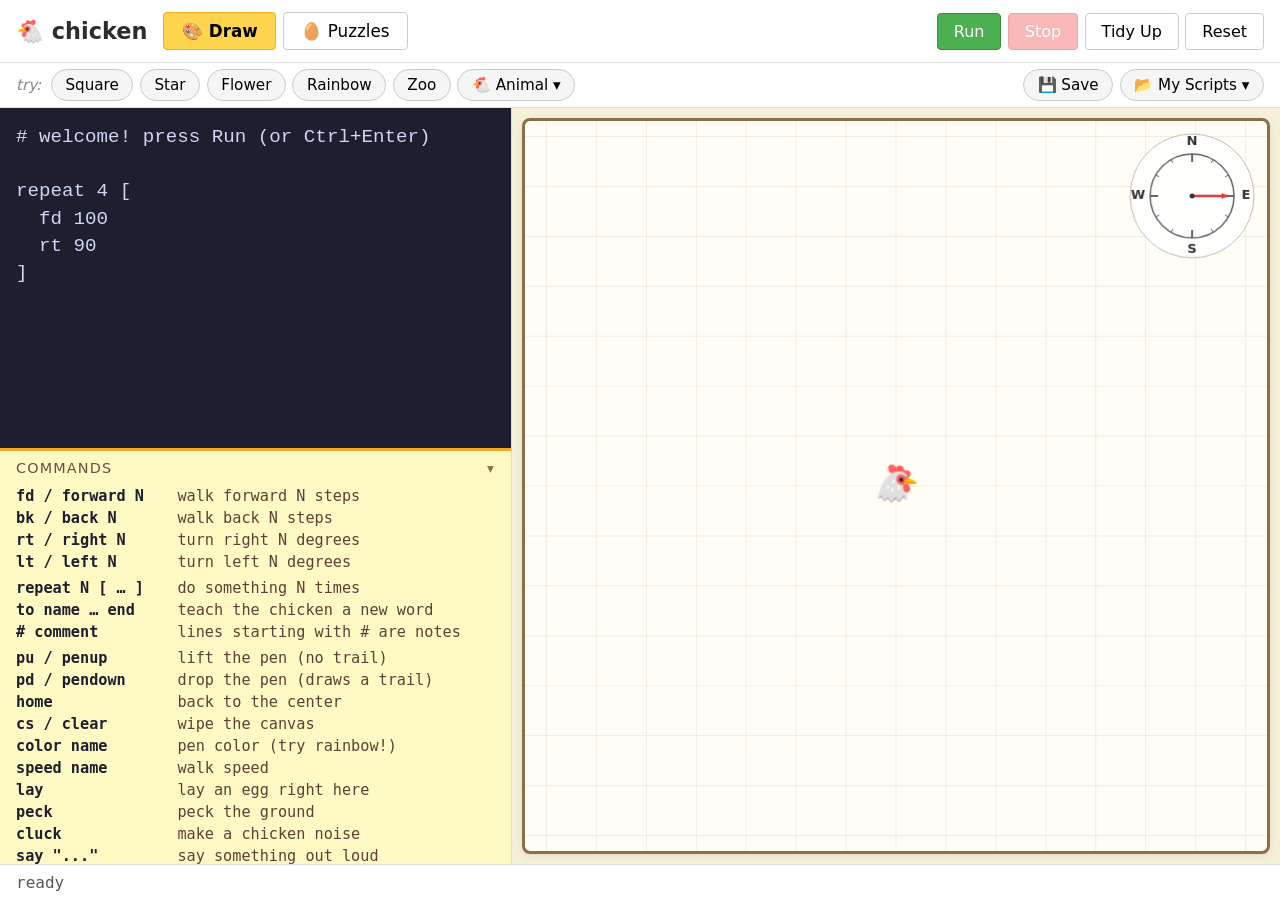
<file: chicken/index.html>
<!DOCTYPE html>
<html lang="en">
<head>
  <meta charset="UTF-8">
  <meta name="viewport" content="width=device-width, initial-scale=1">
  <title>chicken</title>
  <meta name="description" content="A Logo-like programming game for kids: write simple commands to pilot a chicken around a yard, draw pictures, and solve puzzles.">
  <link rel="icon" href="favicon.svg" type="image/svg+xml">
  <link rel="stylesheet" href="style.css">
</head>
<body>
  <header>
    <h1>🐔 chicken</h1>
    <div class="modes">
      <button class="mode active" data-mode="draw" title="Draw whatever you like">🎨 Draw</button>
      <button class="mode" data-mode="quest" aria-haspopup="true" aria-expanded="false"
              title="Puzzles to solve with your program">🥚 Puzzles</button>
    </div>
    <div class="actions">
      <button id="run" title="Ctrl+Enter">Run</button>
      <button id="stop">Stop</button>
      <button id="format" title="Ctrl+Shift+F">Tidy Up</button>
      <button id="clear" title="Reset chicken &amp; canvas (your code stays)">Reset</button>
    </div>
    <div id="quest-panel" class="popover" hidden>
      <div class="popover-label">pick a puzzle</div>
      <div id="quest-list" class="quest-list"></div>
      <div class="popover-hint">★ get there &middot; ★ all the eggs &middot; ★ few commands</div>
    </div>
  </header>
  <div class="examples">
    <span class="examples-label">try:</span>
    <button class="example" data-example="square">Square</button>
    <button class="example" data-example="star">Star</button>
    <button class="example" data-example="flower">Flower</button>
    <button class="example" data-example="rainbow">Rainbow</button>
    <button class="example" data-example="zoo">Zoo</button>
    <button id="animal-btn" class="example" aria-haspopup="true" aria-expanded="false"
            title="Choose your animal">🐾 Animal ▾</button>
    <button id="save-script" class="example" title="Ctrl+S">💾 Save</button>
    <button id="my-scripts" class="example" aria-haspopup="true" aria-expanded="false">📂 My Scripts ▾</button>

    <div id="animal-panel" class="popover" hidden>
      <div class="popover-label">who do you want to be?</div>
      <div id="animal-grid" class="animal-grid"></div>
      <div class="popover-hint">tip: you can also write <code>be unicorn</code> in your program</div>
    </div>

    <div id="save-popover" class="popover" hidden>
      <label class="popover-label" for="save-name">name your script:</label>
      <input id="save-name" type="text" maxlength="24" autocomplete="off" spellcheck="false">
      <div class="popover-actions">
        <button id="save-confirm" class="popover-primary">Save</button>
        <button id="save-cancel">Cancel</button>
      </div>
      <div id="save-hint" class="popover-hint" hidden></div>
    </div>

    <div id="scripts-panel" class="popover" hidden>
      <div id="scripts-list" class="scripts-list"></div>
    </div>

    <div id="dirty-confirm" class="popover" hidden>
      <div class="popover-message">Save your work first?</div>
      <div class="popover-actions">
        <button id="dirty-save" class="popover-primary">Save</button>
        <button id="dirty-throw" class="danger-btn">Throw away</button>
        <button id="dirty-cancel">Cancel</button>
      </div>
    </div>
  </div>
  <main>
    <section class="editor">
      <div id="code-banner" class="code-banner" hidden></div>
      <div class="code-area">
        <!-- Highlight bands live behind the textarea, which is transparent.
             The textarea never wraps (white-space: pre), so line number maps
             straight to a row offset. -->
        <div id="code-marks" aria-hidden="true"></div>
        <textarea id="code" spellcheck="false" autocomplete="off" autocorrect="off" autocapitalize="off"></textarea>
      </div>
      <aside class="cheatsheet" id="cheatsheet"></aside>
    </section>
    <section class="coop">
      <canvas id="canvas" width="600" height="600"></canvas>
    </section>
  </main>
  <footer>
    <div id="status">ready</div>
  </footer>

  <script src="js/ops.js"></script>
  <script src="js/cluck.js"></script>
  <!-- levels + quest before coop: the renderer reads Levels at play time -->
  <script src="js/levels.js"></script>
  <script src="js/quest.js"></script>
  <script src="js/coop.js"></script>
  <script src="js/saves.js"></script>
  <script src="js/app.js"></script>
</body>
</html>
</file>
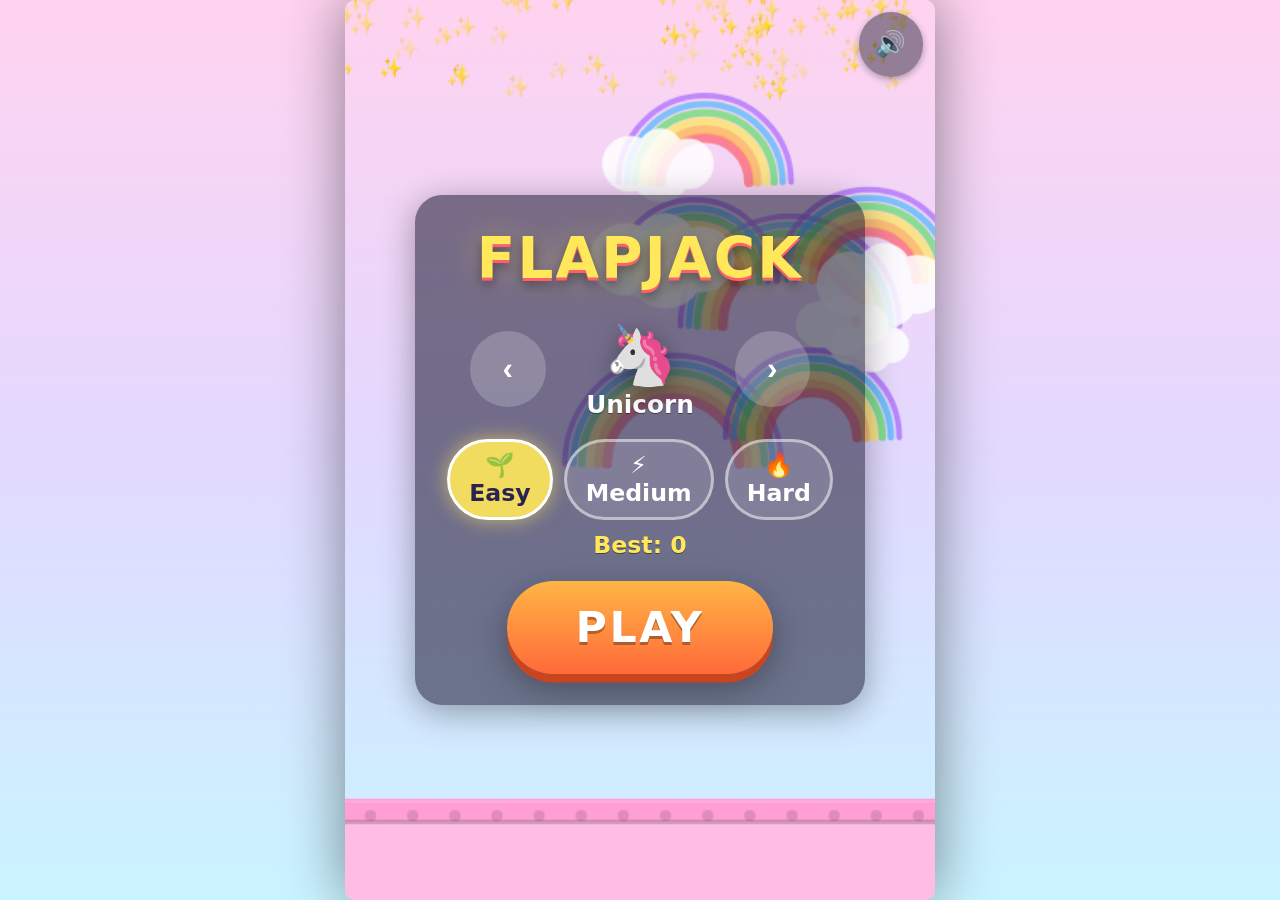
<file: flapjack/index.html>
<!doctype html>
<html lang="en">
<head>
<meta charset="utf-8">
<meta name="viewport" content="width=device-width, initial-scale=1, maximum-scale=1, user-scalable=no">
<title>FLAPJACK</title>
<link rel="stylesheet" href="style.css">
</head>
<body>
<div id="backdrop"></div>

<div id="stage">
  <canvas id="game"></canvas>

  <button id="btn-mute" class="icon-btn mute-btn" title="sound on/off" aria-label="mute"></button>

  <div id="hud" class="hidden">
    <div id="score">0</div>
    <div id="hearts"></div>
  </div>

  <div id="hint" class="hidden">tap to flap!</div>

  <div id="ui">
    <div id="screen-title" class="screen">
      <div class="panel">
        <h1 class="logo">FLAPJACK</h1>
        <div class="theme-row">
          <button id="theme-prev" class="nav-btn" aria-label="previous theme">&#8249;</button>
          <div class="theme-preview">
            <div id="theme-emoji"></div>
            <div id="theme-name"></div>
          </div>
          <button id="theme-next" class="nav-btn" aria-label="next theme">&#8250;</button>
        </div>
        <div id="pills" class="pills"></div>
        <div id="best-line" class="best-line">Best: 0</div>
        <button id="btn-play" class="play-btn">PLAY</button>
      </div>
    </div>

    <div id="screen-paused" class="screen hidden">
      <div class="panel">
        <h2>PAUSED</h2>
        <button id="btn-resume" class="big-btn">Resume</button>
        <button id="btn-quit" class="big-btn">Menu</button>
      </div>
    </div>

    <div id="screen-gameover" class="screen hidden">
      <div class="panel">
        <h2 id="go-title">GAME OVER</h2>
        <div id="go-medal" class="go-medal"></div>
        <div id="go-score" class="go-score">0</div>
        <div id="go-best" class="best-line"></div>
        <button id="btn-retry" class="big-btn">Retry</button>
        <button id="btn-menu" class="big-btn">Menu</button>
      </div>
    </div>

    <div id="banner"></div>
    <div id="popups"></div>
  </div>
</div>

<script src="js/themes.js"></script>
<script src="js/engine.js"></script>
<script src="js/render.js"></script>
<script src="js/audio.js"></script>
<script src="js/scores.js"></script>
<script src="js/app.js"></script>
</body>
</html>
</file>
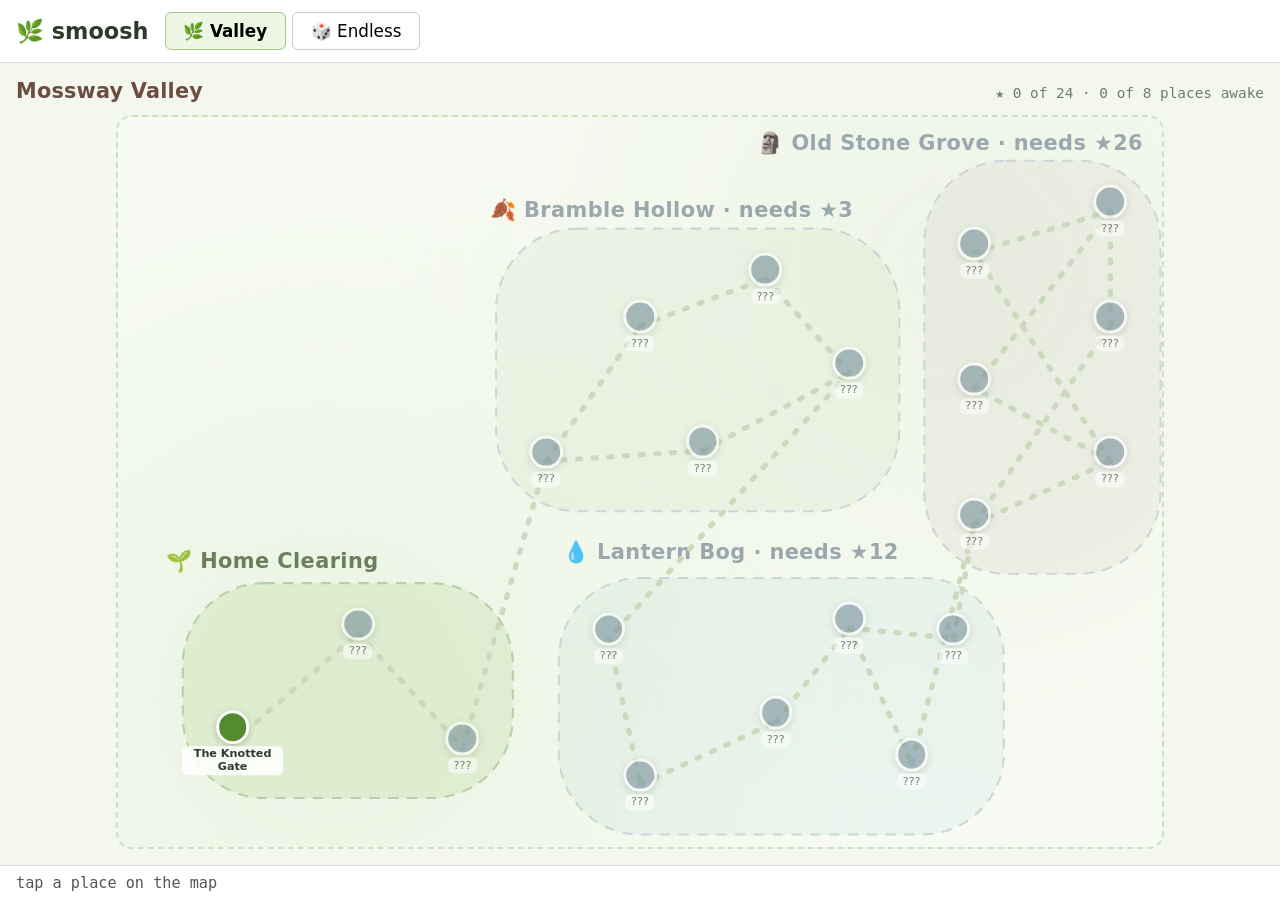
<file: smoosh/index.html>
<!DOCTYPE html>
<html lang="en">
<head>
  <meta charset="UTF-8">
  <meta name="viewport" content="width=device-width, initial-scale=1">
  <title>smoosh — Mossway Valley</title>
  <link rel="stylesheet" href="style.css">
</head>
<body>
  <header>
    <h1>🌿 smoosh</h1>
    <div class="modes">
      <button class="mode active" data-mode="quest"
              title="Mossway Valley">🌿 Valley</button>
      <button class="mode" data-mode="endless" aria-haspopup="true" aria-expanded="false"
              title="A fresh puzzle, forever">🎲 Endless</button>
    </div>
    <div class="actions" id="puzzle-actions" hidden>
      <button id="to-map" title="Back to the valley">← Valley</button>
      <button id="undo" title="Ctrl+Z">↶ Undo</button>
      <button id="restart" title="Start this puzzle over">Restart</button>
      <button id="hint" title="Show one good first move">💡 Hint</button>
      <button id="peek" class="toggle" aria-pressed="false"
              title="Show what each operator would make before you pick it">👀 Peek</button>
    </div>

    <div id="endless-panel" class="popover" hidden>
      <div class="popover-label">how hard?</div>
      <div class="endless-picks">
        <button class="endless-pick" data-difficulty="easy">Easy<span>3 tiles</span></button>
        <button class="endless-pick" data-difficulty="medium">Medium<span>4 tiles</span></button>
        <button class="endless-pick" data-difficulty="hard">Hard<span>5 tiles</span></button>
      </div>
      <div class="popover-hint">every endless puzzle is built backwards from its
        answer, so all three stars are always possible</div>
    </div>
  </header>

  <main>
    <!-- ---- the valley ------------------------------------------------- -->
    <section id="screen-map" class="screen screen-map">
      <div class="valley-head">
        <div class="valley-title">Mossway Valley</div>
        <div id="valley-bag" class="valley-bag"></div>
        <div id="valley-tally" class="valley-tally"></div>
      </div>
      <div id="map-canvas" class="map-canvas"></div>
    </section>

    <!-- ---- a place, with a board in it -------------------------------- -->
    <section id="screen-puzzle" class="screen screen-puzzle" hidden>
      <section class="goal">
        <div class="goal-card">
          <div class="goal-label">make</div>
          <div id="target" class="goal-target">–</div>
          <div id="level-name" class="goal-name"></div>
        </div>
        <div class="stars">
          <div class="star-chip" id="star-1"><span class="star">★</span><span class="star-text">make it</span></div>
          <div class="star-chip" id="star-2"><span class="star">★</span><span class="star-text">use every seed</span></div>
          <div class="star-chip" id="star-3"><span class="star">★</span><span class="star-text twist">–</span></div>
        </div>
        <div id="hint-line" class="hint-line"></div>
      </section>
      <div id="node-blurb" class="node-blurb" hidden></div>

      <section class="bench-wrap">
        <div id="bench" class="bench"></div>
        <!-- The operator ring is positioned over the bench between the two
             chosen tiles; see placeRing() in app.js. -->
        <div id="ring" class="ring" hidden>
          <button class="op" data-op="+">+</button>
          <button class="op" data-op="-">−</button>
          <button class="op" data-op="×">×</button>
          <button class="op" data-op="÷">÷</button>
          <button id="swap" class="swap" title="Swap which one goes first">⇄</button>
        </div>
        <div id="burst" class="burst" hidden></div>
      </section>
    </section>

    <!-- ---- what the place does about it ------------------------------- -->
    <section id="win" class="win" hidden>
      <div class="win-card">
        <div id="win-title" class="win-title"></div>
        <div id="win-stars" class="win-stars">★★★</div>
        <div id="win-expr" class="win-expr"></div>
        <div id="win-tale" class="win-tale"></div>
        <div id="win-item" class="win-item" hidden></div>
        <div class="win-actions">
          <button id="win-again">Try for more stars</button>
          <button id="win-map">← Back to the valley</button>
          <button id="win-next" class="primary">Onwards →</button>
        </div>
      </div>
    </section>
  </main>

  <footer>
    <div id="status">pick two seeds, then an operator</div>
  </footer>

  <script src="js/engine.js"></script>
  <script src="js/levels.js"></script>
  <script src="js/gen.js"></script>
  <script src="js/saves.js"></script>
  <script src="js/world.js"></script>
  <script src="js/quest.js"></script>
  <script src="js/map.js"></script>
  <script src="js/app.js"></script>
</body>
</html>
</file>
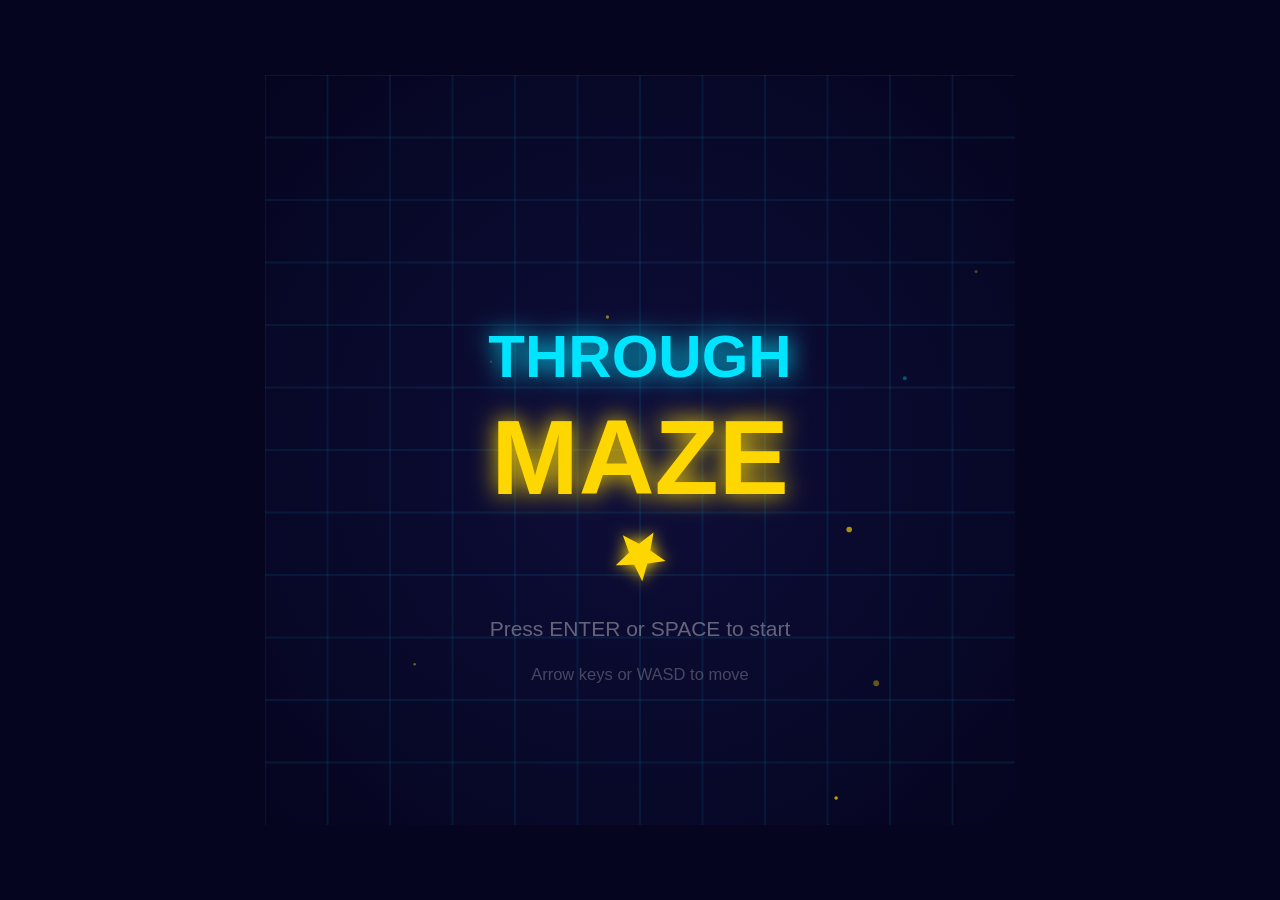
<file: through-maze/index.html>
<!DOCTYPE html>
<html lang="en">
<head>
<meta charset="UTF-8">
<meta name="viewport" content="width=device-width, initial-scale=1.0">
<title>Through Maze</title>
<style>
* { margin: 0; padding: 0; box-sizing: border-box; }
body {
    background: #050520;
    display: flex;
    justify-content: center;
    align-items: center;
    min-height: 100vh;
    overflow: hidden;
    font-family: Arial, sans-serif;
    touch-action: none;
}
canvas { display: block; }
</style>
</head>
<body>
<canvas id="game"></canvas>
<script>
const canvas = document.getElementById('game');
const ctx = canvas.getContext('2d');

// ── CONSTANTS ──
const COLORS = {
    bg: '#0a0a2e',
    bgOuter: '#050520',
    wall: '#00e5ff',
    floor: '#0e0e38',
    player: '#ffdd00',
    star: '#ffd700',
    spike: '#ff3344',
    spikeClue: 'rgba(255, 60, 70, 0.12)',
    portal: '#cc44ff',
    portalClue: 'rgba(180, 60, 255, 0.12)',
    heart: '#ff4466',
    heartEmpty: '#2a2a50',
    text: '#ffffff'
};

const STATE = { TITLE: 0, PLAYING: 1, TRAP_HIT: 2, WIN: 3, GAME_OVER: 4 };

// ── AUDIO ──
let audioCtx;
function initAudio() {
    if (!audioCtx) audioCtx = new (window.AudioContext || window.webkitAudioContext)();
    if (audioCtx.state === 'suspended') audioCtx.resume();
}
function beep(freq, dur, type = 'square', vol = 0.08) {
    if (!audioCtx) return;
    const o = audioCtx.createOscillator(), g = audioCtx.createGain();
    o.type = type; o.frequency.value = freq;
    g.gain.value = vol;
    g.gain.exponentialRampToValueAtTime(0.001, audioCtx.currentTime + dur);
    o.connect(g); g.connect(audioCtx.destination);
    o.start(); o.stop(audioCtx.currentTime + dur);
}
function sndMove() { beep(520, 0.04, 'sine', 0.04); }
function sndSpike() { beep(120, 0.35, 'sawtooth', 0.12); }
function sndPortal() {
    beep(700, 0.15, 'sine', 0.08);
    setTimeout(() => beep(400, 0.2, 'sine', 0.08), 100);
}
function sndWin() {
    [523, 659, 784, 1047].forEach((f, i) => setTimeout(() => beep(f, 0.25, 'sine', 0.1), i * 120));
}
function sndSecret() { beep(880, 0.1, 'sine', 0.06); beep(1100, 0.1, 'sine', 0.06); }

// ── PARTICLES ──
const particles = [];
function spawnP(x, y, color, count, speed = 100, life = 1, size = 3) {
    for (let i = 0; i < count; i++) {
        const a = Math.random() * Math.PI * 2, s = Math.random() * speed;
        particles.push({
            x, y, color,
            vx: Math.cos(a) * s, vy: Math.sin(a) * s,
            life: life * (0.5 + Math.random() * 0.5),
            maxLife: life, size: size * (0.5 + Math.random())
        });
    }
}
function updateParticles(dt) {
    for (let i = particles.length - 1; i >= 0; i--) {
        const p = particles[i];
        p.x += p.vx * dt; p.y += p.vy * dt;
        p.vy += 40 * dt; // slight gravity
        p.life -= dt;
        if (p.life <= 0) particles.splice(i, 1);
    }
}
function drawParticles() {
    for (const p of particles) {
        ctx.globalAlpha = Math.max(0, p.life / p.maxLife);
        ctx.fillStyle = p.color;
        ctx.beginPath();
        ctx.arc(p.x, p.y, p.size, 0, Math.PI * 2);
        ctx.fill();
    }
    ctx.globalAlpha = 1;
}

// ── DRAW HELPERS ──
function drawStar5(x, y, outerR, innerR, color, rotation) {
    ctx.save();
    ctx.translate(x, y);
    ctx.rotate(rotation);
    ctx.fillStyle = color;
    ctx.shadowColor = color;
    ctx.shadowBlur = 15;
    ctx.beginPath();
    for (let i = 0; i < 10; i++) {
        const r = i % 2 === 0 ? outerR : innerR;
        const a = (i * Math.PI / 5) - Math.PI / 2;
        if (i === 0) ctx.moveTo(Math.cos(a) * r, Math.sin(a) * r);
        else ctx.lineTo(Math.cos(a) * r, Math.sin(a) * r);
    }
    ctx.closePath();
    ctx.fill();
    ctx.shadowBlur = 0;
    ctx.restore();
}

function drawSpikeTrap(x, y, size) {
    ctx.fillStyle = COLORS.spike;
    ctx.shadowColor = COLORS.spike;
    ctx.shadowBlur = 8;
    // Three small triangles
    for (let i = -1; i <= 1; i++) {
        ctx.beginPath();
        ctx.moveTo(x + i * size * 0.6, y - size * 0.5);
        ctx.lineTo(x + i * size * 0.6 - size * 0.25, y + size * 0.4);
        ctx.lineTo(x + i * size * 0.6 + size * 0.25, y + size * 0.4);
        ctx.closePath();
        ctx.fill();
    }
    ctx.shadowBlur = 0;
}

function drawPortalTrap(x, y, size, time) {
    ctx.save();
    ctx.translate(x, y);
    ctx.strokeStyle = COLORS.portal;
    ctx.shadowColor = COLORS.portal;
    ctx.shadowBlur = 10;
    ctx.lineWidth = 2;
    for (let i = 0; i < 3; i++) {
        const a = time * 3 + i * Math.PI * 2 / 3;
        const r = size * (0.4 + Math.sin(a + time) * 0.15);
        ctx.beginPath();
        ctx.arc(0, 0, r, a, a + Math.PI * 0.8);
        ctx.stroke();
    }
    // Center dot
    ctx.fillStyle = COLORS.portal;
    ctx.beginPath();
    ctx.arc(0, 0, size * 0.12, 0, Math.PI * 2);
    ctx.fill();
    ctx.shadowBlur = 0;
    ctx.restore();
}

// ── MAZE ──
class Maze {
    constructor(cols, rows) {
        this.cols = cols;
        this.rows = rows;
        this.cells = [];
        for (let y = 0; y < rows; y++) {
            for (let x = 0; x < cols; x++) {
                this.cells.push({
                    x, y,
                    walls: { top: true, right: true, bottom: true, left: true },
                    visited: false,
                    trap: null,
                    clue: null,
                    fakeWall: null // direction of fake wall if any
                });
            }
        }
        this.fakeWalls = []; // [{x, y, dir}] pairs
        this.solutionPath = null;
    }

    cell(x, y) {
        if (x < 0 || x >= this.cols || y < 0 || y >= this.rows) return null;
        return this.cells[y * this.cols + x];
    }

    generate() {
        const stack = [];
        const start = this.cell(0, 0);
        start.visited = true;
        stack.push(start);
        while (stack.length > 0) {
            const cur = stack[stack.length - 1];
            const nbrs = this._unvisitedNeighbors(cur);
            if (nbrs.length === 0) {
                stack.pop();
            } else {
                const next = nbrs[Math.floor(Math.random() * nbrs.length)];
                this._removeWall(cur, next);
                next.visited = true;
                stack.push(next);
            }
        }
        this.cells.forEach(c => c.visited = false);
    }

    _unvisitedNeighbors(c) {
        return [
            this.cell(c.x, c.y - 1),
            this.cell(c.x + 1, c.y),
            this.cell(c.x, c.y + 1),
            this.cell(c.x - 1, c.y)
        ].filter(n => n && !n.visited);
    }

    _removeWall(a, b) {
        const dx = b.x - a.x, dy = b.y - a.y;
        if (dx === 1) { a.walls.right = false; b.walls.left = false; }
        if (dx === -1) { a.walls.left = false; b.walls.right = false; }
        if (dy === 1) { a.walls.bottom = false; b.walls.top = false; }
        if (dy === -1) { a.walls.top = false; b.walls.bottom = false; }
    }

    // BFS shortest path
    findPath(sx, sy, ex, ey) {
        const visited = new Set();
        const q = [{ x: sx, y: sy, path: [{ x: sx, y: sy }] }];
        visited.add(`${sx},${sy}`);
        const dirs = [
            { dx: 0, dy: -1, w: 'top' }, { dx: 1, dy: 0, w: 'right' },
            { dx: 0, dy: 1, w: 'bottom' }, { dx: -1, dy: 0, w: 'left' }
        ];
        while (q.length > 0) {
            const { x, y, path } = q.shift();
            if (x === ex && y === ey) return path;
            const c = this.cell(x, y);
            for (const d of dirs) {
                const nx = x + d.dx, ny = y + d.dy, key = `${nx},${ny}`;
                if (!c.walls[d.w] && !visited.has(key)) {
                    visited.add(key);
                    q.push({ x: nx, y: ny, path: [...path, { x: nx, y: ny }] });
                }
            }
        }
        return null;
    }

    canMove(x, y, dir) {
        const c = this.cell(x, y);
        if (!c) return false;
        if (!c.walls[dir]) return true;
        // Check for fake wall
        for (const fw of this.fakeWalls) {
            if (fw.x === x && fw.y === y && fw.dir === dir) return true;
        }
        return false;
    }

    isFakeWall(x, y, dir) {
        return this.fakeWalls.some(fw => fw.x === x && fw.y === y && fw.dir === dir);
    }

    placeTraps(level) {
        const path = this.findPath(0, 0, this.cols - 1, this.rows - 1);
        if (!path) return;
        this.solutionPath = path;
        const pathSet = new Set(path.map(p => `${p.x},${p.y}`));

        // Candidates: cells NOT on solution path, not start/end
        const candidates = this.cells.filter(c =>
            !pathSet.has(`${c.x},${c.y}`) &&
            !(c.x === 0 && c.y === 0) &&
            !(c.x === this.cols - 1 && c.y === this.rows - 1)
        );
        // Shuffle
        for (let i = candidates.length - 1; i > 0; i--) {
            const j = Math.floor(Math.random() * (i + 1));
            [candidates[i], candidates[j]] = [candidates[j], candidates[i]];
        }

        const numSpikes = Math.min(2 + level, Math.floor(candidates.length * 0.12));
        const numPortals = Math.min(1 + Math.floor(level / 2), Math.floor(candidates.length * 0.08));

        let idx = 0;
        for (let i = 0; i < numSpikes && idx < candidates.length; i++, idx++) {
            candidates[idx].trap = 'spike';
        }
        for (let i = 0; i < numPortals && idx < candidates.length; i++, idx++) {
            candidates[idx].trap = 'portal';
        }

        // Place clues on accessible neighbors of traps
        const dirs = [
            { dx: 0, dy: -1, w: 'top' }, { dx: 1, dy: 0, w: 'right' },
            { dx: 0, dy: 1, w: 'bottom' }, { dx: -1, dy: 0, w: 'left' }
        ];
        for (const c of this.cells) {
            if (!c.trap) continue;
            for (const d of dirs) {
                const n = this.cell(c.x + d.dx, c.y + d.dy);
                if (n && !n.trap && !c.walls[d.w]) {
                    n.clue = c.trap;
                }
            }
        }

        // Fake walls (secret passages)
        const numFake = Math.min(1 + level, 5);
        let placed = 0;
        const shuffled = [...this.cells].sort(() => Math.random() - 0.5);
        const oppDir = { top: 'bottom', bottom: 'top', left: 'right', right: 'left' };
        const dirDelta = {
            right: { dx: 1, dy: 0 }, bottom: { dx: 0, dy: 1 },
            left: { dx: -1, dy: 0 }, top: { dx: 0, dy: -1 }
        };

        for (const c of shuffled) {
            if (placed >= numFake) break;
            for (const dir of ['right', 'bottom']) {
                if (placed >= numFake) break;
                if (!c.walls[dir]) continue; // already open
                const dd = dirDelta[dir];
                const n = this.cell(c.x + dd.dx, c.y + dd.dy);
                if (!n) continue;
                // Don't put fake walls adjacent to start or end
                if ((c.x === 0 && c.y === 0) || (n.x === 0 && n.y === 0)) continue;
                if ((c.x === this.cols-1 && c.y === this.rows-1) || (n.x === this.cols-1 && n.y === this.rows-1)) continue;
                this.fakeWalls.push({ x: c.x, y: c.y, dir: dir });
                this.fakeWalls.push({ x: n.x, y: n.y, dir: oppDir[dir] });
                placed++;
            }
        }
    }
}

// ── GAME ──
const game = {
    state: STATE.TITLE,
    level: 1,
    lives: 3,
    maxLives: 3,
    maze: null,
    px: 0, py: 0,           // player grid position
    dx: 0, dy: 0,           // display position (smooth)
    animating: false,
    visited: new Set(),
    cellSize: 0,
    ox: 0, oy: 0,           // maze draw offset
    shake: 0,
    time: 0,
    trapTimer: 0,
    trapType: null,
    winTime: 0,
    trail: []               // recent positions for trail effect
};

function startLevel() {
    const size = Math.min(6 + game.level * 2, 16);
    game.maze = new Maze(size, size);
    game.maze.generate();
    game.maze.placeTraps(game.level);
    game.px = 0; game.py = 0;
    game.dx = 0; game.dy = 0;
    game.animating = false;
    game.visited = new Set(['0,0']);
    game.lives = game.maxLives;
    game.trail = [];
    game.state = STATE.PLAYING;
    calcLayout();
}

function calcLayout() {
    const pad = 20;
    const hud = 55;
    const aw = canvas.width - pad * 2;
    const ah = canvas.height - pad - hud;
    game.cellSize = Math.floor(Math.min(aw / game.maze.cols, ah / game.maze.rows));
    const mw = game.cellSize * game.maze.cols;
    const mh = game.cellSize * game.maze.rows;
    game.ox = Math.floor((canvas.width - mw) / 2);
    game.oy = hud + Math.floor((canvas.height - hud - mh) / 2);
}

function cellCenter(cx, cy) {
    return {
        x: game.ox + cx * game.cellSize + game.cellSize / 2,
        y: game.oy + cy * game.cellSize + game.cellSize / 2
    };
}

function tryMove(mdx, mdy) {
    if (game.state !== STATE.PLAYING || game.animating) return;
    const dir = mdx === 1 ? 'right' : mdx === -1 ? 'left' : mdy === 1 ? 'bottom' : 'top';

    if (!game.maze.canMove(game.px, game.py, dir)) return;

    const nx = game.px + mdx, ny = game.py + mdy;
    if (nx < 0 || nx >= game.maze.cols || ny < 0 || ny >= game.maze.rows) return;

    // Track trail
    game.trail.push({ x: game.px, y: game.py, t: game.time });
    if (game.trail.length > 8) game.trail.shift();

    // Secret passage?
    if (game.maze.isFakeWall(game.px, game.py, dir)) {
        sndSecret();
        const pos = cellCenter(game.px, game.py);
        spawnP(pos.x, pos.y, '#44ffaa', 12, 80, 0.6, 2);
    } else {
        sndMove();
    }

    game.px = nx; game.py = ny;
    game.animating = true;
    game.visited.add(`${nx},${ny}`);

    // Check traps
    const c = game.maze.cell(nx, ny);
    if (c.trap === 'spike') hitSpike();
    else if (c.trap === 'portal') hitPortal();

    // Check win
    if (nx === game.maze.cols - 1 && ny === game.maze.rows - 1) win();
}

function hitSpike() {
    game.lives--;
    game.shake = 15;
    game.state = STATE.TRAP_HIT;
    game.trapType = 'spike';
    game.trapTimer = 0.8;
    sndSpike();
    const pos = cellCenter(game.px, game.py);
    spawnP(pos.x, pos.y, '#ff3344', 30, 150, 1, 4);

    if (game.lives <= 0) {
        game.state = STATE.GAME_OVER;
        return;
    }

    setTimeout(() => {
        game.px = 0; game.py = 0;
        game.dx = 0; game.dy = 0;
        game.animating = false;
        game.trail = [];
        if (game.state === STATE.TRAP_HIT) game.state = STATE.PLAYING;
    }, 800);
}

function hitPortal() {
    game.state = STATE.TRAP_HIT;
    game.trapType = 'portal';
    game.trapTimer = 0.7;
    sndPortal();
    const pos = cellCenter(game.px, game.py);
    spawnP(pos.x, pos.y, '#cc44ff', 25, 120, 0.8, 3);

    const safe = game.maze.cells.filter(c =>
        !c.trap && !(c.x === 0 && c.y === 0) &&
        !(c.x === game.maze.cols - 1 && c.y === game.maze.rows - 1)
    );
    const target = safe[Math.floor(Math.random() * safe.length)];

    setTimeout(() => {
        game.px = target.x; game.py = target.y;
        game.dx = target.x; game.dy = target.y;
        game.visited.add(`${target.x},${target.y}`);
        game.animating = false;
        game.trail = [];
        if (game.state === STATE.TRAP_HIT) game.state = STATE.PLAYING;
        const np = cellCenter(target.x, target.y);
        spawnP(np.x, np.y, '#cc44ff', 20, 100, 0.6, 3);
    }, 600);
}

function win() {
    game.state = STATE.WIN;
    game.winTime = 0;
    sndWin();
    const pos = cellCenter(game.px, game.py);
    for (const color of ['#ffd700', '#ff6b6b', '#51cf66', '#339af0', '#cc5de8', '#ff922b']) {
        spawnP(pos.x, pos.y, color, 15, 200, 2, 5);
    }
}

// ── RESIZE ──
function resize() {
    const maxW = window.innerWidth;
    const maxH = window.innerHeight;
    const size = Math.min(maxW, maxH, 750);
    canvas.width = size;
    canvas.height = size;
    if (game.maze) calcLayout();
}
window.addEventListener('resize', resize);
resize();

// ── INPUT ──
const keys = {};
document.addEventListener('keydown', e => {
    if (keys[e.code]) return;
    keys[e.code] = true;
    initAudio();

    if (game.state === STATE.TITLE) {
        if (e.code === 'Enter' || e.code === 'Space') { startLevel(); }
        return;
    }
    if (game.state === STATE.WIN) {
        if (e.code === 'Enter' || e.code === 'Space') {
            game.level++;
            startLevel();
        }
        return;
    }
    if (game.state === STATE.GAME_OVER) {
        if (e.code === 'Enter' || e.code === 'Space') {
            game.level = 1;
            startLevel();
        }
        return;
    }

    if (e.code === 'ArrowUp' || e.code === 'KeyW') tryMove(0, -1);
    if (e.code === 'ArrowDown' || e.code === 'KeyS') tryMove(0, 1);
    if (e.code === 'ArrowLeft' || e.code === 'KeyA') tryMove(-1, 0);
    if (e.code === 'ArrowRight' || e.code === 'KeyD') tryMove(1, 0);
});
document.addEventListener('keyup', e => { keys[e.code] = false; });

// Swipe support
let touchX, touchY;
canvas.addEventListener('touchstart', e => {
    initAudio();
    touchX = e.touches[0].clientX;
    touchY = e.touches[0].clientY;
    e.preventDefault();
});
canvas.addEventListener('touchend', e => {
    const ex = e.changedTouches[0].clientX, ey = e.changedTouches[0].clientY;
    const ddx = ex - touchX, ddy = ey - touchY;
    const thresh = 25;

    if (game.state === STATE.TITLE || game.state === STATE.WIN || game.state === STATE.GAME_OVER) {
        if (Math.abs(ddx) < thresh && Math.abs(ddy) < thresh) {
            if (game.state === STATE.TITLE) startLevel();
            else if (game.state === STATE.WIN) { game.level++; startLevel(); }
            else { game.level = 1; startLevel(); }
        }
        return;
    }

    if (Math.abs(ddx) > Math.abs(ddy)) {
        if (ddx > thresh) tryMove(1, 0);
        else if (ddx < -thresh) tryMove(-1, 0);
    } else {
        if (ddy > thresh) tryMove(0, 1);
        else if (ddy < -thresh) tryMove(0, -1);
    }
    e.preventDefault();
});

// ── UPDATE ──
function update(dt) {
    game.time += dt;

    // Smooth movement
    const spd = 12;
    game.dx += (game.px - game.dx) * Math.min(1, spd * dt);
    game.dy += (game.py - game.dy) * Math.min(1, spd * dt);
    if (Math.abs(game.dx - game.px) < 0.01 && Math.abs(game.dy - game.py) < 0.01) {
        game.dx = game.px; game.dy = game.py;
        game.animating = false;
    }

    // Shake decay
    game.shake *= Math.max(0, 1 - dt * 8);
    if (game.shake < 0.1) game.shake = 0;

    // Trap timer
    if (game.trapTimer > 0) game.trapTimer -= dt;

    // Win confetti
    if (game.state === STATE.WIN) {
        game.winTime += dt;
        if (Math.random() < dt * 8) {
            const x = Math.random() * canvas.width;
            const colors = ['#ffd700', '#ff6b6b', '#51cf66', '#339af0', '#cc5de8', '#ff922b'];
            spawnP(x, 0, colors[Math.floor(Math.random() * colors.length)], 2, 60, 2.5, 4);
        }
    }

    // Star sparkle
    if (game.state === STATE.PLAYING && game.maze) {
        const sp = cellCenter(game.maze.cols - 1, game.maze.rows - 1);
        if (Math.random() < dt * 4) {
            spawnP(
                sp.x + (Math.random() - 0.5) * game.cellSize * 0.4,
                sp.y + (Math.random() - 0.5) * game.cellSize * 0.4,
                '#ffd700', 1, 25, 0.7, 2
            );
        }
    }

    updateParticles(dt);
}

// ── RENDER ──
function render() {
    ctx.save();
    if (game.shake > 0) {
        ctx.translate(
            (Math.random() - 0.5) * game.shake * 2,
            (Math.random() - 0.5) * game.shake * 2
        );
    }

    // Background
    const bg = ctx.createRadialGradient(
        canvas.width / 2, canvas.height / 2, 0,
        canvas.width / 2, canvas.height / 2, canvas.width * 0.7
    );
    bg.addColorStop(0, '#0e0e3a');
    bg.addColorStop(1, '#050520');
    ctx.fillStyle = bg;
    ctx.fillRect(0, 0, canvas.width, canvas.height);

    if (game.state === STATE.TITLE) renderTitle();
    else {
        renderMaze();
        renderHUD();
        if (game.state === STATE.WIN) renderWin();
        if (game.state === STATE.GAME_OVER) renderGameOver();
    }

    drawParticles();
    ctx.restore();
}

function renderTitle() {
    const cx = canvas.width / 2, cy = canvas.height / 2;
    const pulse = Math.sin(game.time * 2) * 0.3 + 0.7;
    const s = canvas.width;

    // Decorative maze lines in background
    ctx.globalAlpha = 0.08;
    ctx.strokeStyle = COLORS.wall;
    ctx.lineWidth = 2;
    for (let i = 0; i < 12; i++) {
        const x = (i / 12) * s;
        ctx.beginPath(); ctx.moveTo(x, 0); ctx.lineTo(x, s); ctx.stroke();
        ctx.beginPath(); ctx.moveTo(0, x); ctx.lineTo(s, x); ctx.stroke();
    }
    ctx.globalAlpha = 1;

    // Title
    ctx.textAlign = 'center';
    ctx.textBaseline = 'middle';

    ctx.shadowColor = '#00e5ff';
    ctx.shadowBlur = 25 * pulse;
    ctx.fillStyle = '#00e5ff';
    ctx.font = `bold ${s * 0.08}px Arial`;
    ctx.fillText('THROUGH', cx, cy - s * 0.12);

    ctx.shadowColor = '#ffd700';
    ctx.shadowBlur = 25 * pulse;
    ctx.fillStyle = '#ffd700';
    ctx.font = `bold ${s * 0.14}px Arial`;
    ctx.fillText('MAZE', cx, cy + s * 0.02);
    ctx.shadowBlur = 0;

    // Star
    drawStar5(cx, cy + s * 0.14, s * 0.035, s * 0.015, '#ffd700', game.time * 0.5);

    // Subtitle
    const subAlpha = 0.4 + Math.sin(game.time * 3) * 0.3;
    ctx.fillStyle = `rgba(255, 255, 255, ${subAlpha})`;
    ctx.font = `${s * 0.028}px Arial`;
    ctx.fillText('Press ENTER or SPACE to start', cx, cy + s * 0.24);

    ctx.fillStyle = 'rgba(255, 255, 255, 0.25)';
    ctx.font = `${s * 0.022}px Arial`;
    ctx.fillText('Arrow keys or WASD to move', cx, cy + s * 0.30);

    // Floating particles
    if (Math.random() < 0.15) {
        spawnP(
            Math.random() * canvas.width,
            Math.random() * canvas.height,
            Math.random() > 0.5 ? '#00e5ff' : '#ffd700',
            1, 20, 2, 2
        );
    }
}

function renderMaze() {
    const m = game.maze;
    const cs = game.cellSize;
    const ox = game.ox, oy = game.oy;
    const visRadius = 4;

    // Draw cells
    for (const c of m.cells) {
        const cx = ox + c.x * cs;
        const cy = oy + c.y * cs;

        // Visibility
        const dist = Math.abs(c.x - game.px) + Math.abs(c.y - game.py);
        let alpha = 1;
        if (dist > visRadius) {
            alpha = game.visited.has(`${c.x},${c.y}`) ? 0.25 : 0;
        } else if (dist === visRadius) {
            alpha = 0.5;
        } else if (dist === visRadius - 1) {
            alpha = 0.75;
        }
        if (alpha <= 0) continue;

        ctx.globalAlpha = alpha;

        // Floor
        ctx.fillStyle = COLORS.floor;
        ctx.fillRect(cx + 1, cy + 1, cs - 2, cs - 2);

        // Clue tint
        if (c.clue === 'spike') {
            ctx.fillStyle = COLORS.spikeClue;
            ctx.fillRect(cx + 1, cy + 1, cs - 2, cs - 2);
            // Small warning marks
            ctx.fillStyle = 'rgba(255, 60, 70, 0.25)';
            const d = cs * 0.08;
            ctx.fillRect(cx + cs * 0.3, cy + cs * 0.3, d, d);
            ctx.fillRect(cx + cs * 0.6, cy + cs * 0.6, d, d);
            ctx.fillRect(cx + cs * 0.3, cy + cs * 0.6, d, d);
            ctx.fillRect(cx + cs * 0.6, cy + cs * 0.3, d, d);
        } else if (c.clue === 'portal') {
            ctx.fillStyle = COLORS.portalClue;
            ctx.fillRect(cx + 1, cy + 1, cs - 2, cs - 2);
        }

        // Trap visuals
        if (c.trap === 'spike') {
            drawSpikeTrap(cx + cs / 2, cy + cs / 2, cs * 0.3);
        } else if (c.trap === 'portal') {
            drawPortalTrap(cx + cs / 2, cy + cs / 2, cs * 0.3, game.time);
        }

        // Star (goal)
        if (c.x === m.cols - 1 && c.y === m.rows - 1) {
            const starPulse = 1 + Math.sin(game.time * 3) * 0.15;
            drawStar5(cx + cs / 2, cy + cs / 2, cs * 0.3 * starPulse, cs * 0.13 * starPulse, '#ffd700', game.time * 0.5);
        }

        // Start marker
        if (c.x === 0 && c.y === 0) {
            ctx.fillStyle = 'rgba(0, 229, 255, 0.15)';
            ctx.fillRect(cx + 1, cy + 1, cs - 2, cs - 2);
            ctx.fillStyle = 'rgba(0, 229, 255, 0.5)';
            ctx.font = `bold ${cs * 0.3}px Arial`;
            ctx.textAlign = 'center';
            ctx.textBaseline = 'middle';
            ctx.fillText('GO', cx + cs / 2, cy + cs / 2);
        }
    }

    ctx.globalAlpha = 1;

    // Draw walls
    ctx.strokeStyle = COLORS.wall;
    ctx.lineWidth = 2.5;
    ctx.shadowColor = COLORS.wall;
    ctx.shadowBlur = 6;

    // Outer border
    const mw = m.cols * cs, mh = m.rows * cs;
    ctx.strokeRect(ox, oy, mw, mh);

    // Internal walls - only draw right and bottom to avoid doubles
    for (const c of m.cells) {
        const cx = ox + c.x * cs;
        const cy = oy + c.y * cs;

        // Visibility for walls - use max of adjacent cells
        const dist = Math.abs(c.x - game.px) + Math.abs(c.y - game.py);
        let alpha = 1;
        if (dist > visRadius + 1) {
            alpha = game.visited.has(`${c.x},${c.y}`) ? 0.25 : 0;
        } else if (dist > visRadius) {
            alpha = 0.4;
        }
        if (alpha <= 0) continue;
        ctx.globalAlpha = alpha;

        // Right wall
        if (c.x < m.cols - 1 && c.walls.right) {
            if (m.isFakeWall(c.x, c.y, 'right')) {
                // Fake wall - subtle visual difference
                ctx.strokeStyle = `rgba(0, 229, 255, ${0.2 + Math.sin(game.time * 4 + c.x * 3 + c.y * 7) * 0.1})`;
                ctx.setLineDash([3, 5]);
            } else {
                ctx.strokeStyle = COLORS.wall;
                ctx.setLineDash([]);
            }
            ctx.beginPath();
            ctx.moveTo(cx + cs, cy);
            ctx.lineTo(cx + cs, cy + cs);
            ctx.stroke();
        }

        // Bottom wall
        if (c.y < m.rows - 1 && c.walls.bottom) {
            if (m.isFakeWall(c.x, c.y, 'bottom')) {
                ctx.strokeStyle = `rgba(0, 229, 255, ${0.2 + Math.sin(game.time * 4 + c.x * 7 + c.y * 3) * 0.1})`;
                ctx.setLineDash([3, 5]);
            } else {
                ctx.strokeStyle = COLORS.wall;
                ctx.setLineDash([]);
            }
            ctx.beginPath();
            ctx.moveTo(cx, cy + cs);
            ctx.lineTo(cx + cs, cy + cs);
            ctx.stroke();
        }
    }

    ctx.setLineDash([]);
    ctx.shadowBlur = 0;
    ctx.globalAlpha = 1;

    // Fog overlay for unexplored cells
    for (const c of m.cells) {
        const dist = Math.abs(c.x - game.px) + Math.abs(c.y - game.py);
        let fogAlpha = 0;
        if (dist > visRadius) {
            fogAlpha = game.visited.has(`${c.x},${c.y}`) ? 0.7 : 0.95;
        } else if (dist === visRadius) {
            fogAlpha = 0.35;
        } else if (dist === visRadius - 1) {
            fogAlpha = 0.1;
        }
        if (fogAlpha > 0) {
            ctx.fillStyle = `rgba(5, 5, 32, ${fogAlpha})`;
            ctx.fillRect(
                ox + c.x * cs - 1,
                oy + c.y * cs - 1,
                cs + 2, cs + 2
            );
        }
    }

    // Player trail
    for (const t of game.trail) {
        const age = game.time - t.t;
        const a = Math.max(0, 0.3 - age * 0.4);
        if (a <= 0) continue;
        ctx.globalAlpha = a;
        ctx.fillStyle = COLORS.player;
        const tp = cellCenter(t.x, t.y);
        ctx.beginPath();
        ctx.arc(tp.x, tp.y, cs * 0.12, 0, Math.PI * 2);
        ctx.fill();
    }
    ctx.globalAlpha = 1;

    // Player
    const px = ox + game.dx * cs + cs / 2;
    const py = oy + game.dy * cs + cs / 2;
    const pr = cs * 0.28;

    // Player glow
    const glowR = pr * (1.5 + Math.sin(game.time * 4) * 0.2);
    const glow = ctx.createRadialGradient(px, py, 0, px, py, glowR);
    glow.addColorStop(0, 'rgba(255, 221, 0, 0.4)');
    glow.addColorStop(1, 'rgba(255, 221, 0, 0)');
    ctx.fillStyle = glow;
    ctx.beginPath();
    ctx.arc(px, py, glowR, 0, Math.PI * 2);
    ctx.fill();

    // Player body
    ctx.shadowColor = COLORS.player;
    ctx.shadowBlur = 15;
    ctx.fillStyle = COLORS.player;
    ctx.beginPath();
    ctx.arc(px, py, pr, 0, Math.PI * 2);
    ctx.fill();

    // Player highlight
    ctx.shadowBlur = 0;
    ctx.fillStyle = '#fff';
    ctx.beginPath();
    ctx.arc(px - pr * 0.2, py - pr * 0.2, pr * 0.35, 0, Math.PI * 2);
    ctx.fill();
}

function renderHUD() {
    const hud = 50;
    ctx.fillStyle = 'rgba(5, 5, 32, 0.8)';
    ctx.fillRect(0, 0, canvas.width, hud);

    // Hearts
    const heartSize = 20;
    const heartY = hud / 2;
    for (let i = 0; i < game.maxLives; i++) {
        const heartX = 25 + i * (heartSize + 8);
        ctx.fillStyle = i < game.lives ? COLORS.heart : COLORS.heartEmpty;
        ctx.shadowColor = i < game.lives ? COLORS.heart : 'transparent';
        ctx.shadowBlur = i < game.lives ? 8 : 0;
        ctx.font = `${heartSize}px Arial`;
        ctx.textAlign = 'center';
        ctx.textBaseline = 'middle';
        ctx.fillText('\u2665', heartX, heartY);
    }
    ctx.shadowBlur = 0;

    // Level
    ctx.fillStyle = COLORS.text;
    ctx.font = `bold ${16}px Arial`;
    ctx.textAlign = 'center';
    ctx.fillText(`Level ${game.level}`, canvas.width / 2, heartY);

    // Legend hints
    ctx.font = `${11}px Arial`;
    ctx.textAlign = 'right';
    ctx.fillStyle = 'rgba(255, 200, 200, 0.5)';
    ctx.fillText('\u26a0 = danger nearby', canvas.width - 15, heartY - 7);
    ctx.fillStyle = 'rgba(200, 200, 255, 0.5)';
    ctx.fillText('dim walls = secret!', canvas.width - 15, heartY + 9);
}

function renderWin() {
    // Overlay
    const a = Math.min(0.7, game.winTime * 2);
    ctx.fillStyle = `rgba(5, 5, 32, ${a})`;
    ctx.fillRect(0, 0, canvas.width, canvas.height);

    if (game.winTime < 0.3) return;

    const cx = canvas.width / 2, cy = canvas.height / 2;
    const s = canvas.width;

    // Stars based on remaining lives
    const starCount = game.lives;
    const starY = cy - s * 0.03;
    for (let i = 0; i < game.maxLives; i++) {
        const sx = cx + (i - (game.maxLives - 1) / 2) * s * 0.08;
        const filled = i < starCount;
        drawStar5(sx, starY, s * 0.025, s * 0.01,
            filled ? '#ffd700' : 'rgba(100, 100, 100, 0.4)',
            filled ? game.time * 0.3 + i : 0
        );
    }

    ctx.textAlign = 'center';
    ctx.textBaseline = 'middle';

    ctx.shadowColor = '#51cf66';
    ctx.shadowBlur = 20;
    ctx.fillStyle = '#51cf66';
    ctx.font = `bold ${s * 0.07}px Arial`;
    ctx.fillText('LEVEL COMPLETE!', cx, cy - s * 0.12);
    ctx.shadowBlur = 0;

    const subA = 0.4 + Math.sin(game.time * 3) * 0.3;
    ctx.fillStyle = `rgba(255, 255, 255, ${subA})`;
    ctx.font = `${s * 0.03}px Arial`;
    ctx.fillText('Press ENTER or SPACE for next level', cx, cy + s * 0.08);
}

function renderGameOver() {
    ctx.fillStyle = 'rgba(30, 5, 5, 0.85)';
    ctx.fillRect(0, 0, canvas.width, canvas.height);

    const cx = canvas.width / 2, cy = canvas.height / 2;
    const s = canvas.width;

    ctx.textAlign = 'center';
    ctx.textBaseline = 'middle';

    ctx.shadowColor = '#ff3344';
    ctx.shadowBlur = 25;
    ctx.fillStyle = '#ff3344';
    ctx.font = `bold ${s * 0.09}px Arial`;
    ctx.fillText('GAME OVER', cx, cy - s * 0.06);
    ctx.shadowBlur = 0;

    const subA = 0.4 + Math.sin(game.time * 3) * 0.3;
    ctx.fillStyle = `rgba(255, 255, 255, ${subA})`;
    ctx.font = `${s * 0.03}px Arial`;
    ctx.fillText('Press ENTER or SPACE to try again', cx, cy + s * 0.06);
}

// ── MAIN LOOP ──
let lastTime = 0;
function loop(timestamp) {
    const dt = Math.min((timestamp - lastTime) / 1000, 0.05);
    lastTime = timestamp;
    update(dt);
    render();
    requestAnimationFrame(loop);
}

requestAnimationFrame(loop);
</script>
</body>
</html>
</file>
<file: chicken/style.css>
* { box-sizing: border-box; margin: 0; padding: 0; }
html, body { height: 100%; }
body {
  font-family: system-ui, -apple-system, "Segoe UI", sans-serif;
  display: flex;
  flex-direction: column;
  background: #fafafa;
  color: #2c2c2c;
}

header {
  display: flex;
  align-items: center;
  gap: 1rem;
  position: relative;
  padding: 0.75rem 1rem;
  background: #fff;
  border-bottom: 1px solid #ddd;
}
h1 { font-size: 1.4rem; font-weight: 600; }

.modes, .actions { display: flex; gap: 0.4rem; }
.actions { margin-left: auto; }

button {
  padding: 0.5rem 1rem;
  font-size: 1rem;
  font-family: inherit;
  border: 1px solid #ccc;
  background: #fff;
  border-radius: 4px;
  cursor: pointer;
  transition: background 0.1s;
}
button:hover:not(:disabled) { background: #f0f0f0; }
button:disabled { opacity: 0.4; cursor: not-allowed; }

.mode { font-size: 1.05rem; padding: 0.5rem 1.1rem; }
.mode.active { background: #ffd54f; border-color: #f9a825; font-weight: 600; }

.examples {
  display: flex;
  align-items: center;
  gap: 0.4rem;
  padding: 0.4rem 1rem;
  background: #fff;
  border-bottom: 1px solid #ddd;
  font-size: 0.95rem;
  position: relative;
  flex-wrap: wrap;
  row-gap: 0.3rem;
}
.examples-label {
  color: #888;
  font-style: italic;
  margin-right: 0.2rem;
}
button.example {
  padding: 0.35rem 0.85rem;
  font-size: 0.95rem;
  border-radius: 999px;
  background: #f5f5f5;
  border-color: #ccc;
}
button.example:hover:not(:disabled) {
  background: #ffd54f;
  border-color: #f9a825;
}
#save-script { margin-left: auto; }

.popover {
  position: absolute;
  top: 100%;
  margin-top: 0.4rem;
  background: #fff;
  border: 1px solid #ccc;
  border-radius: 6px;
  box-shadow: 0 4px 12px rgba(0,0,0,0.15);
  padding: 0.7rem;
  font-size: 0.9rem;
  min-width: 16rem;
  z-index: 10;
}
/* `left` is a fallback only -- anchorPopover() in app.js positions each panel
   under the button that opened it, which is why Quest used to open on the far
   left while its button sat on the far right. */
#save-popover, #dirty-confirm, #scripts-panel, #animal-panel,
#quest-panel { left: 1rem; }
#quest-panel { max-width: 25rem; }
#quest-panel .popover-hint { white-space: nowrap; }
#animal-panel { max-width: 26rem; }
#scripts-panel { max-width: 22rem; }

.popover-label {
  display: block;
  margin-bottom: 0.3rem;
  color: #555;
  font-size: 0.85rem;
}
.popover-message {
  margin-bottom: 0.5rem;
  color: #333;
}
.popover input[type=text] {
  width: 100%;
  padding: 0.4rem 0.5rem;
  font-family: inherit;
  font-size: 0.95rem;
  border: 1px solid #ccc;
  border-radius: 4px;
  margin-bottom: 0.5rem;
}
.popover input[type=text]:focus {
  outline: none;
  border-color: #f9a825;
}
.popover-actions {
  display: flex;
  gap: 0.4rem;
}
.popover-actions button {
  padding: 0.35rem 0.8rem;
  font-size: 0.85rem;
  border-radius: 4px;
}
.popover-primary {
  background: #4caf50;
  color: white;
  border-color: #388e3c;
}
.popover-primary:hover:not(:disabled) { background: #43a047; }
.popover-primary:disabled {
  background: #c8e6c9;
  border-color: #a5d6a7;
}
.danger-btn {
  background: #ffb74d;
  border-color: #f57c00;
  color: #4a2c00;
}
.danger-btn:hover:not(:disabled) { background: #ffa726; }

.popover-hint {
  margin-top: 0.4rem;
  color: #888;
  font-size: 0.8rem;
  font-style: italic;
}

/* Animal picker: a grid of emoji you can click to become. */
.animal-grid {
  display: grid;
  grid-template-columns: repeat(5, 1fr);
  gap: 0.3rem;
}
.animal-choice {
  display: flex;
  flex-direction: column;
  align-items: center;
  gap: 0.1rem;
  padding: 0.35rem 0.15rem;
  border: 1px solid transparent;
  border-radius: 8px;
  background: #f5f5f5;
  cursor: pointer;
}
.animal-choice:hover { background: #ffd54f; border-color: #f9a825; }
.animal-choice.current { background: #fff3c4; border-color: #f9a825; }
.animal-glyph { font-size: 1.6rem; line-height: 1.1; }
.animal-name {
  font-size: 0.6rem;
  color: #666;
  max-width: 100%;
  overflow: hidden;
  text-overflow: ellipsis;
}

.scripts-list {
  display: flex;
  flex-direction: column;
  gap: 0.15rem;
  max-height: 18rem;
  overflow-y: auto;
}
.scripts-empty {
  padding: 0.5rem 0.2rem;
  color: #888;
  font-style: italic;
  text-align: center;
}
.script-row {
  display: flex;
  align-items: center;
  gap: 0.3rem;
  padding: 0.1rem;
  border-radius: 4px;
}
.script-row:hover { background: #fff9c4; }
.script-load {
  flex: 1;
  text-align: left;
  background: transparent;
  border: none;
  padding: 0.4rem 0.5rem;
  font-size: 1rem;
  cursor: pointer;
  border-radius: 4px;
  white-space: nowrap;
  overflow: hidden;
  text-overflow: ellipsis;
}
.script-load:hover:not(:disabled) { background: #ffd54f; }
.script-row.current .script-load::before {
  content: "🐔 ";
}
.script-row:not(.current) .script-load { padding-left: 1.7rem; }
.script-delete {
  padding: 0.2rem 0.5rem;
  font-size: 0.85rem;
  background: transparent;
  border: 1px solid transparent;
  color: #888;
  border-radius: 4px;
}
.script-delete:hover:not(:disabled) {
  background: #ffe0e0;
  border-color: #ef9a9a;
  color: #c62828;
}
.script-row.confirming {
  background: #fff3cd;
  padding: 0.4rem 0.5rem;
  font-size: 0.85rem;
  gap: 0.4rem;
}
.script-row.confirming .confirm-text {
  flex: 1;
  color: #6d4c41;
}
.script-row.confirming button {
  padding: 0.25rem 0.6rem;
  font-size: 0.8rem;
}

#run { background: #4caf50; color: white; border-color: #388e3c; }
#run:hover:not(:disabled) { background: #43a047; }

#stop { background: #ef5350; color: white; border-color: #c62828; }
#stop:hover:not(:disabled) { background: #e53935; }

main {
  display: flex;
  flex: 1;
  overflow: hidden;
}

.editor {
  width: 40%;
  min-width: 300px;
  display: flex;
  flex-direction: column;
  border-right: 1px solid #ddd;
}
/* The editor is a stack: highlight bands underneath, transparent textarea on
   top. Both share one padding and line-height, and the textarea never wraps,
   so a line number maps straight to a row offset. */
.code-area {
  position: relative;
  flex: 1;
  min-height: 0;
  background: #1e1e2e;
}
#code-marks {
  position: absolute;
  inset: 0;
  overflow: hidden;
  pointer-events: none;
}
.mark {
  position: absolute;
  left: 0;
  right: 0;
  border-left: 5px solid transparent;
}
.mark.error   { background: rgba(229, 57, 53, 0.30);  border-left-color: #e53935; }
.mark.running { background: rgba(255, 213, 79, 0.20); border-left-color: #ffd54f; }

#code {
  position: absolute;
  inset: 0;
  width: 100%;
  height: 100%;
  font-family: "JetBrains Mono", Menlo, Consolas, "Liberation Mono", monospace;
  font-size: 1.2rem;
  padding: 1rem;
  border: none;
  outline: none;
  resize: none;
  background: transparent;
  color: #cdd6f4;
  line-height: 1.7rem;
  tab-size: 2;
  white-space: pre;
  overflow: auto;
}

/* The one place the kid is already looking when a program fails. */
.code-banner {
  padding: 0.7rem 1rem;
  font-family: "JetBrains Mono", Menlo, Consolas, monospace;
  font-size: 1rem;
  line-height: 1.4;
  font-weight: 600;
  border-bottom: 3px solid;
}
.code-banner[hidden] { display: none; }
.code-banner.error { background: #ffebee; color: #b71c1c; border-color: #e53935; }
.code-banner.win   { background: #e8f5e9; color: #1b5e20; border-color: #43a047; }
.code-banner.retry { background: #fff8e1; color: #7a4a00; border-color: #f9a825; }

.cheatsheet {
  background: #fff9c4;
  color: #5d4037;
  border-top: 3px solid #f9a825;
  font-family: "JetBrains Mono", Menlo, Consolas, monospace;
  font-size: 0.95rem;
  line-height: 1.45;
  display: flex;
  flex-direction: column;
  max-height: 55%;
  flex-shrink: 0;
}
.cheatsheet-toggle {
  font-family: system-ui, sans-serif;
  font-size: 0.9rem;
  text-transform: uppercase;
  letter-spacing: 0.08em;
  color: #6d4c41;
  background: transparent;
  border: none;
  border-radius: 0;
  padding: 0.55rem 1rem;
  display: flex;
  align-items: center;
  justify-content: space-between;
  cursor: pointer;
  width: 100%;
  text-align: left;
}
.cheatsheet-toggle:hover:not(:disabled) { background: rgba(0,0,0,0.05); }
.cheatsheet-chevron { font-size: 0.85rem; color: #8b6f47; }
.cheatsheet-body {
  padding: 0 1rem 0.5rem;
  overflow-y: auto;
}
.cheatsheet-body[hidden] { display: none; }
.cheatsheet-body table { width: 100%; border-collapse: collapse; }
.cheatsheet-body td { padding: 0; vertical-align: top; }
.cheatsheet-body td:first-child {
  white-space: nowrap;
  padding-right: 1rem;
  color: #1e1e2e;
  font-weight: 600;
}
.cheatsheet-body tr.spacer td { padding-top: 0.25rem; }

.coop {
  flex: 1;
  display: flex;
  align-items: center;
  justify-content: center;
  background: #f5f0d8;
  padding: 0.6rem;
  min-width: 0;
  min-height: 0;
}
/* Fill the pane, whatever shape it is. This used to also carry
   `aspect-ratio: 1/1` and `max-height: 100%`, which fought each other: the
   aspect-ratio wanted height == width, max-height clamped the height back
   down, and `width: 100%` is a definite size so it never shrank to match.
   The element ended up oblong while the backing store stayed 600x600, and the
   browser stretched one into the other -- which is what made the compass an
   oval. The canvas now has no intrinsic shape; coop.js keeps the backing
   store matched to whatever size this rule produces. */
#canvas {
  background: #fffdf5;
  border: 3px solid #8b6f47;
  border-radius: 8px;
  box-shadow: 0 2px 8px rgba(0,0,0,0.08);
  display: block;
  width: 100%;
  height: 100%;
}

footer {
  padding: 0.5rem 1rem;
  background: #fff;
  border-top: 1px solid #ddd;
  font-family: "JetBrains Mono", Menlo, Consolas, monospace;
  font-size: 1rem;
  color: #555;
  min-height: 2rem;
}
#status.error { color: #c62828; }

/* Quest mode: the level picker, and the button that says which one you're on. */
.quest-list {
  display: flex;
  flex-direction: column;
  gap: 0.15rem;
  max-height: 28rem;
  overflow-y: auto;
}
.quest-row {
  display: flex;
  align-items: center;
  justify-content: space-between;
  gap: 0.6rem;
  width: 100%;
  padding: 0.5rem 0.65rem;
  border: 1px solid transparent;
  border-radius: 6px;
  background: #f5f5f5;
  font-family: inherit;
  font-size: 1rem;
  text-align: left;
  cursor: pointer;
}
.quest-row:hover { background: #ffd54f; border-color: #f9a825; }
.quest-row.current { background: #fff3c4; border-color: #f9a825; }
.quest-name { color: #333; }
.quest-stars {
  color: #ccc;
  letter-spacing: 0.05em;
  font-size: 1.15rem;
  white-space: nowrap;
}
.quest-stars.earned { color: #f9a825; }
</file>
<file: flapjack/style.css>
* { margin: 0; padding: 0; box-sizing: border-box; }

html, body {
  width: 100%;
  height: 100%;
  overflow: hidden;
  background: #0b0b2e;
  font-family: 'Comic Sans MS', 'Comic Neue', 'Baloo 2', 'Trebuchet MS', system-ui, sans-serif;
  touch-action: manipulation;
  -webkit-user-select: none;
  user-select: none;
}

#backdrop {
  position: fixed;
  inset: 0;
  background: linear-gradient(#c9f4ff, #e3d9ff, #ffd3f0);
}

#stage {
  position: absolute;
  overflow: visible;
}

#game {
  display: block;
  width: 420px;
  height: 640px;
  border-radius: 10px;
  box-shadow: 0 0 60px rgba(0, 0, 0, 0.45);
  touch-action: none;
}

#hud {
  position: absolute;
  left: 0;
  right: 0;
  top: 0.6em;
  pointer-events: none;
  text-align: center;
}

#score {
  font-size: 2.6em;
  font-weight: 900;
  color: #fff;
  text-shadow: 0 0.04em 0 rgba(0, 0, 0, 0.35), 0 0 0.4em rgba(0, 0, 0, 0.4);
  line-height: 1;
}
#score.pop { animation: scorePop 0.32s ease-out; }
#score.glow { animation: scoreGlow 1s ease-out; }
@keyframes scorePop {
  0% { transform: scale(1); }
  40% { transform: scale(1.45); }
  100% { transform: scale(1); }
}
@keyframes scoreGlow {
  0% { transform: scale(1.5); text-shadow: 0 0 0.6em #ffe85a; }
  100% { transform: scale(1); }
}

#hearts {
  position: absolute;
  left: 0.6em;
  top: 0.3em;
  font-size: 1.5em;
  line-height: 1;
  text-shadow: 0 0.05em 0 rgba(0, 0, 0, 0.35);
}
#hearts.pop { animation: scorePop 0.4s ease-out; }

#hint {
  position: absolute;
  left: 50%;
  top: 52%;
  transform: translateX(-50%);
  font-size: 1.4em;
  font-weight: 800;
  color: #fff;
  background: rgba(0, 0, 0, 0.3);
  padding: 0.3em 0.9em;
  border-radius: 2em;
  text-shadow: 0 0.05em 0 rgba(0, 0, 0, 0.3);
  animation: hintBob 0.8s ease-in-out infinite;
  pointer-events: none;
  z-index: 6;
}
@keyframes hintBob {
  0%, 100% { transform: translateX(-50%) translateY(0); }
  50% { transform: translateX(-50%) translateY(-0.5em); }
}

.mute-btn {
  position: absolute;
  right: 0.5em;
  top: 0.5em;
  z-index: 8;
}

.icon-btn {
  width: 2.6em;
  height: 2.6em;
  font-size: 1.1em;
  border: none;
  border-radius: 50%;
  background: rgba(20, 20, 40, 0.45);
  color: #fff;
  cursor: pointer;
  box-shadow: 0 0.1em 0.3em rgba(0, 0, 0, 0.3);
  line-height: 1;
}
.icon-btn:hover { background: rgba(20, 20, 40, 0.65); }

#ui {
  position: absolute;
  inset: 0;
  pointer-events: none;
}

.screen {
  position: absolute;
  inset: 0;
  display: flex;
  align-items: center;
  justify-content: center;
  pointer-events: auto;
}
.hidden { display: none !important; }

.panel {
  background: rgba(20, 20, 45, 0.55);
  border-radius: 1.2em;
  padding: 1.4em 1.6em;
  text-align: center;
  box-shadow: 0 0.3em 1.5em rgba(0, 0, 0, 0.35);
  max-width: 92%;
  width: 20em;
}

.logo {
  font-size: 2.5em;
  font-weight: 900;
  letter-spacing: 0.04em;
  color: #ffe85a;
  text-shadow: 0 0.06em 0 #ff5f6d, 0 0.12em 0.2em rgba(0, 0, 0, 0.4), 0 0 0.6em rgba(255, 232, 90, 0.4);
  margin-bottom: 0.5em;
}

h2 {
  font-size: 1.8em;
  font-weight: 900;
  color: #fff;
  text-shadow: 0 0.06em 0 rgba(0, 0, 0, 0.4);
  margin-bottom: 0.5em;
}

.theme-row {
  display: flex;
  align-items: center;
  justify-content: center;
  gap: 0.7em;
  margin-bottom: 0.9em;
}

.nav-btn {
  width: 2.4em;
  height: 2.4em;
  font-size: 1.4em;
  font-weight: 900;
  border: none;
  border-radius: 50%;
  background: rgba(255, 255, 255, 0.2);
  color: #fff;
  cursor: pointer;
  line-height: 1;
}
.nav-btn:hover { background: rgba(255, 255, 255, 0.35); }

.theme-preview {
  min-width: 7em;
}
#theme-emoji {
  font-size: 2.6em;
  line-height: 1.2;
  filter: drop-shadow(0 0.1em 0.2em rgba(0, 0, 0, 0.35));
}
#theme-name {
  font-size: 1.1em;
  font-weight: 800;
  color: #fff;
  text-shadow: 0 0.06em 0 rgba(0, 0, 0, 0.4);
}

.pills {
  display: flex;
  justify-content: center;
  gap: 0.5em;
  margin-bottom: 0.5em;
}
.pill {
  font-size: 1.05em;
  font-weight: 800;
  font-family: inherit;
  padding: 0.4em 0.8em;
  border: 0.14em solid rgba(255, 255, 255, 0.5);
  border-radius: 2em;
  background: rgba(255, 255, 255, 0.12);
  color: #fff;
  cursor: pointer;
  transition: transform 0.1s ease, background 0.15s ease;
}
.pill:hover { transform: scale(1.06); }
.pill.selected {
  background: rgba(255, 232, 90, 0.9);
  border-color: #fff;
  color: #2a2350;
  box-shadow: 0 0 0.8em rgba(255, 232, 90, 0.6);
}

.best-line {
  font-size: 1.05em;
  font-weight: 800;
  color: #ffe85a;
  text-shadow: 0 0.06em 0 rgba(0, 0, 0, 0.4);
  margin-bottom: 0.8em;
  min-height: 1.3em;
}

.play-btn {
  font-family: inherit;
  font-size: 1.9em;
  font-weight: 900;
  letter-spacing: 0.06em;
  color: #fff;
  background: linear-gradient(#ffb545, #ff6a3a);
  border: none;
  border-radius: 2em;
  padding: 0.5em 1.6em;
  cursor: pointer;
  box-shadow: 0 0.2em 0 #c8451e, 0 0.3em 0.8em rgba(0, 0, 0, 0.35);
  text-shadow: 0 0.06em 0 rgba(0, 0, 0, 0.3);
}
.play-btn:hover { transform: translateY(-0.1em); }
.play-btn:active { transform: translateY(0.1em); box-shadow: 0 0.1em 0 #c8451e; }

.big-btn {
  font-family: inherit;
  font-size: 1.3em;
  font-weight: 900;
  color: #fff;
  background: rgba(255, 255, 255, 0.22);
  border: 0.12em solid rgba(255, 255, 255, 0.6);
  border-radius: 2em;
  padding: 0.5em 1.4em;
  margin: 0.3em;
  cursor: pointer;
  box-shadow: 0 0.15em 0.4em rgba(0, 0, 0, 0.3);
}
.big-btn:hover { background: rgba(255, 255, 255, 0.35); }
.big-btn:active { transform: translateY(0.08em); }

.go-medal {
  font-size: 3.4em;
  line-height: 1.3;
  min-height: 1.3em;
  filter: drop-shadow(0 0.1em 0.25em rgba(0, 0, 0, 0.4));
}
.go-score {
  font-size: 2.6em;
  font-weight: 900;
  color: #fff;
  text-shadow: 0 0.06em 0 rgba(0, 0, 0, 0.4);
  margin-bottom: 0.2em;
}

#banner {
  position: absolute;
  left: 50%;
  top: 30%;
  transform: translateX(-50%);
  font-size: 3em;
  font-weight: 900;
  color: #ffe85a;
  text-shadow: 0 0.08em 0 #ff5f6d, 0 0 0.6em rgba(255, 232, 90, 0.6);
  pointer-events: none;
  opacity: 0;
  z-index: 7;
}
#banner.show { animation: bannerIn 1.2s ease-out forwards; }
@keyframes bannerIn {
  0% { opacity: 0; transform: translateX(-50%) scale(0.5); }
  18% { opacity: 1; transform: translateX(-50%) scale(1.15); }
  28% { transform: translateX(-50%) scale(1); }
  75% { opacity: 1; }
  100% { opacity: 0; transform: translateX(-50%) scale(1.05); }
}

#popups {
  position: absolute;
  left: 50%;
  top: 42%;
  transform: translateX(-50%);
  pointer-events: none;
  z-index: 7;
}
.popup {
  position: absolute;
  left: 50%;
  top: 0;
  transform: translateX(-50%);
  font-size: 1.6em;
  font-weight: 900;
  color: #fff;
  text-shadow: 0 0.06em 0 rgba(0, 0, 0, 0.4), 0 0 0.5em rgba(255, 255, 255, 0.4);
  white-space: nowrap;
  animation: popupFloat 0.9s ease-out forwards;
}
@keyframes popupFloat {
  0% { opacity: 0; transform: translateX(-50%) scale(0.6); }
  20% { opacity: 1; transform: translateX(-50%) scale(1.2); }
  35% { transform: translateX(-50%) scale(1); }
  100% { opacity: 0; transform: translateX(-50%) translateY(-2.5em) scale(0.95); }
}

@media (prefers-reduced-motion: reduce) {
  #hint, #score, #banner, .popup { animation: none; }
}
</file>
<file: smoosh/style.css>
* { box-sizing: border-box; margin: 0; padding: 0; }

/* The UA stylesheet's [hidden] { display: none } is the WEAKEST rule there is:
   any class selector that sets display beats it. .ring and .win both set
   display: flex, so both sat permanently on top of the board while every DOM
   test happily reported el.hidden === true. Screenshots found this; assertions
   never would. Do not delete. */
[hidden] { display: none !important; }
html, body { height: 100%; }
body {
  font-family: system-ui, -apple-system, "Segoe UI", sans-serif;
  display: flex;
  flex-direction: column;
  background: #f3f7ee;
  color: var(--ink);
  overflow: hidden;
}

/* Mossway Valley: fern and moss for anything alive, warm amber for anything
   earned or lit, dusk blue for anything still shut. Stars stay chicken-yellow
   -- three stars should mean the same thing in every game on this machine. */
:root {
  --accent: #558b2f;
  --accent-soft: #edf5e4;
  --accent-line: #a5c98a;
  --star: #f9a825;
  --amber: #f9a825;
  --amber-soft: #fff6e0;
  --dusk: #78909c;
  --bark: #6d4c41;
  --ink: #2f3a2a;
}

header {
  display: flex;
  align-items: center;
  gap: 1rem;
  position: relative;
  padding: 0.75rem 1rem;
  background: #fff;
  border-bottom: 1px solid #ddd;
  flex: none;
}
h1 { font-size: 1.4rem; font-weight: 600; }
.modes, .actions { display: flex; gap: 0.4rem; }
.actions { margin-left: auto; }

button {
  padding: 0.5rem 1rem;
  font-size: 1rem;
  font-family: inherit;
  border: 1px solid #ccc;
  background: #fff;
  border-radius: 6px;
  cursor: pointer;
  transition: background 0.1s, transform 0.06s;
}
button:hover:not(:disabled) { background: #f0f0f0; }
button:active:not(:disabled) { transform: translateY(1px); }
button:disabled { opacity: 0.35; cursor: not-allowed; }
button.primary { background: var(--accent); border-color: var(--accent); color: #fff; }
button.primary:hover:not(:disabled) { background: #45711f; }

.mode { font-size: 1.05rem; padding: 0.5rem 1.1rem; }
.mode.active { background: var(--accent-soft); border-color: var(--accent-line); font-weight: 600; }
.toggle[aria-pressed="true"] { background: var(--accent-soft); border-color: var(--accent-line); font-weight: 600; }

/* ---- popovers ---------------------------------------------------------- */
.popover {
  position: absolute;
  top: 100%;
  left: 1rem;                 /* fallback; anchorPopover() places it properly */
  margin-top: 0.4rem;
  background: #fff;
  border: 1px solid #ccc;
  border-radius: 8px;
  box-shadow: 0 6px 20px rgba(40,60,30,0.18);
  padding: 0.7rem;
  font-size: 0.9rem;
  min-width: 18rem;
  max-width: 24rem;
  z-index: 20;
}
.popover-label { display: block; margin-bottom: 0.35rem; color: #666; font-size: 0.85rem; }
.popover-hint { margin-top: 0.5rem; color: #888; font-size: 0.8rem; line-height: 1.35; }

.endless-picks { display: flex; gap: 0.4rem; }
.endless-pick { flex: 1; display: flex; flex-direction: column; gap: 0.15rem; padding: 0.6rem 0.4rem; }
.endless-pick span { font-size: 0.75rem; color: #888; }

/* ---- goal strip --------------------------------------------------------- */
main {
  position: relative;   /* the win overlay and the confetti anchor here */
  flex: 1;
  display: flex;
  flex-direction: column;
  min-height: 0;
  padding: 1rem;
  gap: 0.75rem;
}
.goal { display: flex; align-items: center; gap: 1.25rem; flex-wrap: wrap; flex: none; }
.goal-card {
  display: flex; align-items: baseline; gap: 0.6rem;
  background: #fff; border: 2px solid var(--accent-line); border-radius: 12px;
  padding: 0.5rem 1.1rem; box-shadow: 0 2px 8px rgba(40,60,30,0.08);
}
.goal-label { color: #888; font-size: 0.95rem; }
.goal-target { font-size: 2.4rem; font-weight: 700; color: var(--accent); line-height: 1; }
.goal-name { color: #999; font-size: 0.9rem; font-style: italic; }

.stars { display: flex; gap: 0.5rem; flex-wrap: wrap; }
.star-chip {
  display: flex; align-items: center; gap: 0.35rem;
  padding: 0.3rem 0.7rem; border-radius: 999px;
  background: #fff; border: 1px solid #dde6d4;
  font-size: 0.9rem; color: #999;
}
.star-chip .star { color: #d5ddcd; font-size: 1.05rem; }
.star-chip.earned { color: var(--ink); border-color: var(--star); background: #fffaf0; }
.star-chip.earned .star { color: var(--star); }

.hint-line { margin-left: auto; color: #6f7d66; font-size: 0.9rem; max-width: 30rem; text-align: right; }

/* ---- bench + tiles ------------------------------------------------------ */
.bench-wrap { position: relative; flex: 1; min-height: 0; display: flex; }
.bench {
  flex: 1;
  display: flex; align-items: center; justify-content: center;
  flex-wrap: wrap; gap: 1.25rem;
  background: #fff;
  border: 2px dashed #cfe0c0;
  border-radius: 16px;
  padding: 1.5rem;
  overflow: auto;
}

.tile {
  position: relative;
  min-width: 8.5rem;
  padding: 1.4rem 1.4rem 1.1rem;
  border: 2px solid #cfdec2;
  border-radius: 16px;
  background: #fff;
  box-shadow: 0 3px 0 #e2ecd8, 0 6px 16px rgba(40,60,30,0.10);
  cursor: pointer;
  text-align: center;
  transition: transform 0.1s, box-shadow 0.1s, border-color 0.1s;
  font-family: inherit;
}
.tile:hover { transform: translateY(-3px); border-color: var(--accent-line); }
.tile-value { font-size: 3.1rem; font-weight: 700; line-height: 1; color: var(--ink); }
.tile-expr {
  margin-top: 0.45rem;
  font-family: "JetBrains Mono", Menlo, Consolas, monospace;
  font-size: 0.78rem; color: #8a9880;
  max-width: 14rem; overflow-wrap: anywhere;
}
/* Bigger numbers get warmer: a cheap running sense of magnitude, no counting. */
.tile.mag-0 { background: #f7fbf3; }
.tile.mag-1 { background: #eff7e8; }
.tile.mag-2 { background: #fff9ee; }
.tile.mag-3 { background: #fff2e2; }
.tile.mag-4 { background: #ffeadb; }
.tile.neg .tile-value { color: #c2185b; }

.tile.picked { border-color: var(--accent); box-shadow: 0 0 0 4px var(--accent-soft), 0 6px 16px rgba(40,60,30,0.16); }
.tile.picked::after {
  content: attr(data-order);
  position: absolute; top: -0.55rem; left: -0.55rem;
  width: 1.5rem; height: 1.5rem; border-radius: 50%;
  background: var(--accent); color: #fff;
  font-size: 0.85rem; line-height: 1.5rem; font-weight: 700;
}
/* A collared tile may only ever be fused with the one operator on its ribbon. */
.tile .collar {
  position: absolute; top: -0.7rem; right: -0.5rem;
  padding: 0.1rem 0.5rem; border-radius: 999px;
  background: var(--star); color: #4a3000;
  font-size: 0.95rem; font-weight: 700;
  box-shadow: 0 2px 5px rgba(0,0,0,0.15);
}
.tile.fresh { animation: pop 0.32s ease-out; }
.tile.leaving { animation: gone 0.22s ease-in forwards; pointer-events: none; }
.tile.winner { border-color: var(--star); box-shadow: 0 0 0 5px #ffe9b0, 0 8px 22px rgba(200,150,0,0.25); }
@keyframes pop {
  0%   { transform: scale(0.55) rotate(-6deg); opacity: 0.3; }
  60%  { transform: scale(1.12) rotate(2deg); }
  100% { transform: scale(1) rotate(0); }
}
@keyframes gone {
  to { transform: scale(0.3); opacity: 0; }
}

/* ---- operator ring ------------------------------------------------------ */
.ring {
  position: absolute;
  display: flex; gap: 0.3rem; align-items: center;
  padding: 0.4rem;
  background: #fff; border: 2px solid var(--accent-line); border-radius: 999px;
  box-shadow: 0 8px 24px rgba(40,60,30,0.22);
  z-index: 15;
  transform: translate(-50%, -50%);
}
.ring .op {
  width: 3.2rem; height: 3.2rem; border-radius: 50%;
  font-size: 1.6rem; font-weight: 700; padding: 0;
  border: 1px solid #d6e4c9; background: #f7fbf3; color: var(--ink);
  display: flex; flex-direction: column; align-items: center; justify-content: center; gap: 0;
}
.ring .op:hover:not(:disabled) { background: var(--accent); color: #fff; border-color: var(--accent); }
.ring .op .peek {
  font-size: 0.7rem; font-weight: 600; color: #7f8f75; margin-top: 0.05rem;
  font-family: "JetBrains Mono", Menlo, Consolas, monospace;
}
.ring .op:hover:not(:disabled) .peek { color: #fff; }
.ring .op.wide { width: auto; min-width: 3.2rem; padding: 0 0.5rem; border-radius: 1.6rem; }
.ring .swap { width: 2.4rem; height: 2.4rem; border-radius: 50%; padding: 0; font-size: 1.1rem; margin-left: 0.15rem; }

/* ---- win ---------------------------------------------------------------- */
.win {
  position: absolute; inset: 0;
  display: flex; align-items: center; justify-content: center;
  background: rgba(243,247,238,0.86);
  z-index: 30;
}
.win-card {
  background: #fff; border: 2px solid var(--star); border-radius: 18px;
  padding: 1.6rem 2.2rem; text-align: center;
  box-shadow: 0 14px 40px rgba(40,60,30,0.25);
  animation: pop 0.32s ease-out;
}
.win-stars { font-size: 3rem; letter-spacing: 0.15em; color: var(--star); }
.win-stars .off { color: #dde5d4; }
.win-expr {
  margin: 0.6rem 0 1.1rem;
  font-family: "JetBrains Mono", Menlo, Consolas, monospace;
  font-size: 1.05rem; color: #63705c;
}
.win-actions { display: flex; gap: 0.5rem; justify-content: center; }

/* Confetti: absolutely positioned dots the app spawns and forgets. */
.burst { position: absolute; inset: 0; pointer-events: none; z-index: 25; overflow: hidden; }
.confetti {
  position: absolute; width: 0.6rem; height: 0.9rem; border-radius: 2px;
  animation: fall 1.5s ease-in forwards;
}
@keyframes fall {
  0%   { transform: translate(0,0) rotate(0); opacity: 1; }
  100% { transform: translate(var(--dx), 90vh) rotate(720deg); opacity: 0; }
}

footer {
  padding: 0.5rem 1rem;
  background: #fff;
  border-top: 1px solid #ddd;
  font-family: "JetBrains Mono", Menlo, Consolas, monospace;
  font-size: 0.95rem;
  color: #555;
  min-height: 2rem;
  flex: none;
}
#status.warn { color: #c62828; }
#status.good { color: #2e7d32; }

/* ---- screens ------------------------------------------------------------ */
/* Three of them, swapped by the [hidden] attribute. That attribute is the
   weakest rule in the cascade -- see the note at the top of this file -- so
   nothing below may set `display` on .screen without the !important override
   still winning. It does. Do not "tidy" that away. */
.screen { flex: 1; display: flex; flex-direction: column; min-height: 0; gap: 0.75rem; }

/* ---- the valley map ----------------------------------------------------- */
.valley-head {
  display: flex; align-items: baseline; gap: 1rem; flex-wrap: wrap; flex: none;
}
.valley-title {
  font-size: 1.3rem; font-weight: 700; color: var(--bark); letter-spacing: 0.01em;
}
.valley-tally {
  margin-left: auto; color: #6f7d66; font-size: 0.9rem;
  font-family: "JetBrains Mono", Menlo, Consolas, monospace;
}
.valley-bag { display: flex; gap: 0.35rem; flex-wrap: wrap; }
.bag-item {
  padding: 0.2rem 0.6rem; border-radius: 999px;
  background: var(--amber-soft); border: 1px solid var(--amber);
  font-size: 0.8rem; color: #6b4e00; white-space: nowrap; cursor: help;
}

/* The ground is SVG; the places on it are real buttons layered over the top,
   for the same reason the board is DOM and not canvas -- hit-testing, focus
   and text are the browser's problem, not ours. */
/* Pinned to the viewBox's own aspect ratio. The SVG ground and the HTML
   places on top of it use two different coordinate systems -- viewBox units
   and percentages of this box -- and they only agree while this box is the
   same shape as the viewBox. Change 1000x700 in world.js and change this. */
.map-canvas {
  position: relative;
  flex: 1; min-height: 0;
  aspect-ratio: 1000 / 700;
  width: auto; max-width: 100%; align-self: center;
  border: 2px dashed #cfe0c0;
  border-radius: 16px;
  background:
    radial-gradient(circle at 20% 80%, #eaf3e1 0%, transparent 55%),
    radial-gradient(circle at 80% 20%, #eef4e6 0%, transparent 55%),
    #f8fbf4;
  overflow: hidden;
}
.map-ground { position: absolute; inset: 0; width: 100%; height: 100%; pointer-events: none; }

.map-region { fill-opacity: 0.13; stroke: #b9cfa7; stroke-width: 2; stroke-dasharray: 10 8; }
.map-region.shut { fill-opacity: 0.05; stroke: #ccd6d9; }
.map-region-label {
  font-family: system-ui, sans-serif; font-size: 20px; font-weight: 600;
  fill: #6b7f5c; letter-spacing: 0.02em;
}
.map-region-label.shut { fill: #9aa8ad; }

.map-path { stroke: #cbd9bd; stroke-width: 5; stroke-linecap: round; stroke-dasharray: 3 12; }
.map-path.walked { stroke: #a9c78c; stroke-dasharray: none; }

.mapnode {
  position: absolute;
  transform: translate(-50%, -50%);
  display: flex; flex-direction: column; align-items: center; gap: 0.15rem;
  width: 6.6rem; padding: 0.15rem;
  border: none; background: none; box-shadow: none;
  font-family: inherit; font-size: 0.7rem; line-height: 1.15;
  cursor: pointer;
}
.mapnode:hover { background: none; }
.mapnode:active:not(:disabled) { transform: translate(-50%, -50%) translateY(1px); }
.mapnode-dot {
  width: 2.1rem; height: 2.1rem; border-radius: 50%;
  display: flex; align-items: center; justify-content: center;
  font-size: 1rem;
  border: 3px solid #fff;
  box-shadow: 0 2px 6px rgba(40,60,30,0.25);
}
.mapnode-name {
  padding: 0.1rem 0.35rem; border-radius: 6px;
  background: rgba(255,255,255,0.88);
  color: var(--ink); text-align: center;
  max-width: 100%; overflow-wrap: anywhere;
}
.mapnode-stars { color: #dde5d4; font-size: 0.75rem; letter-spacing: 0.04em; }
.mapnode-stars .off { color: #dde5d4; }
.mapnode-stars span:not(.off) { color: var(--star); }

.mapnode.is-open .mapnode-dot   { background: var(--accent); color: #fff; }
.mapnode.is-done .mapnode-dot   { background: var(--amber); color: #6b4e00; }
.mapnode.is-locked .mapnode-dot { background: var(--dusk); color: #eceff1; }
.mapnode.is-unbuilt .mapnode-dot {
  background: #fff; color: #b6c4a8; border-style: dashed; border-color: #c6d4b8;
  box-shadow: none;
}
.mapnode.is-locked, .mapnode.is-unbuilt { opacity: 0.6; }
.mapnode.is-locked:hover, .mapnode.is-unbuilt:hover { opacity: 0.85; }
.mapnode.is-open .mapnode-name { font-weight: 600; }
.mapnode.current .mapnode-name { border: 1px solid var(--accent); }

/* The place the last win just opened. Pointing at where to go next is most of
   what a reward IS. */
.mapnode.fresh .mapnode-dot { animation: beckon 1.6s ease-in-out infinite; }
@keyframes beckon {
  0%, 100% { box-shadow: 0 2px 6px rgba(40,60,30,0.25), 0 0 0 0 rgba(85,139,47,0.45); }
  50%      { box-shadow: 0 2px 6px rgba(40,60,30,0.25), 0 0 0 0.7rem rgba(85,139,47,0); }
}

/* ---- a place's own voice ------------------------------------------------ */
.node-blurb {
  flex: none;
  padding: 0.55rem 0.9rem;
  border-left: 4px solid var(--accent-line);
  background: #fbfdf8;
  border-radius: 0 8px 8px 0;
  color: #5c6a55; font-size: 0.95rem; font-style: italic;
  max-width: 60rem;
}

/* ---- the reward card ---------------------------------------------------- */
.win-title { font-size: 1.15rem; font-weight: 700; color: var(--bark); margin-bottom: 0.2rem; }
.win-tale { max-width: 26rem; margin: 0 auto 0.9rem; color: #5c6a55; font-size: 0.98rem; line-height: 1.4; }
.win-item {
  max-width: 26rem; margin: 0 auto 1rem; padding: 0.6rem 0.9rem;
  border-radius: 10px; background: var(--amber-soft); border: 1px solid var(--amber);
  color: #6b4e00; font-size: 0.92rem; line-height: 1.35;
}
.win-actions { flex-wrap: wrap; }
</file>
